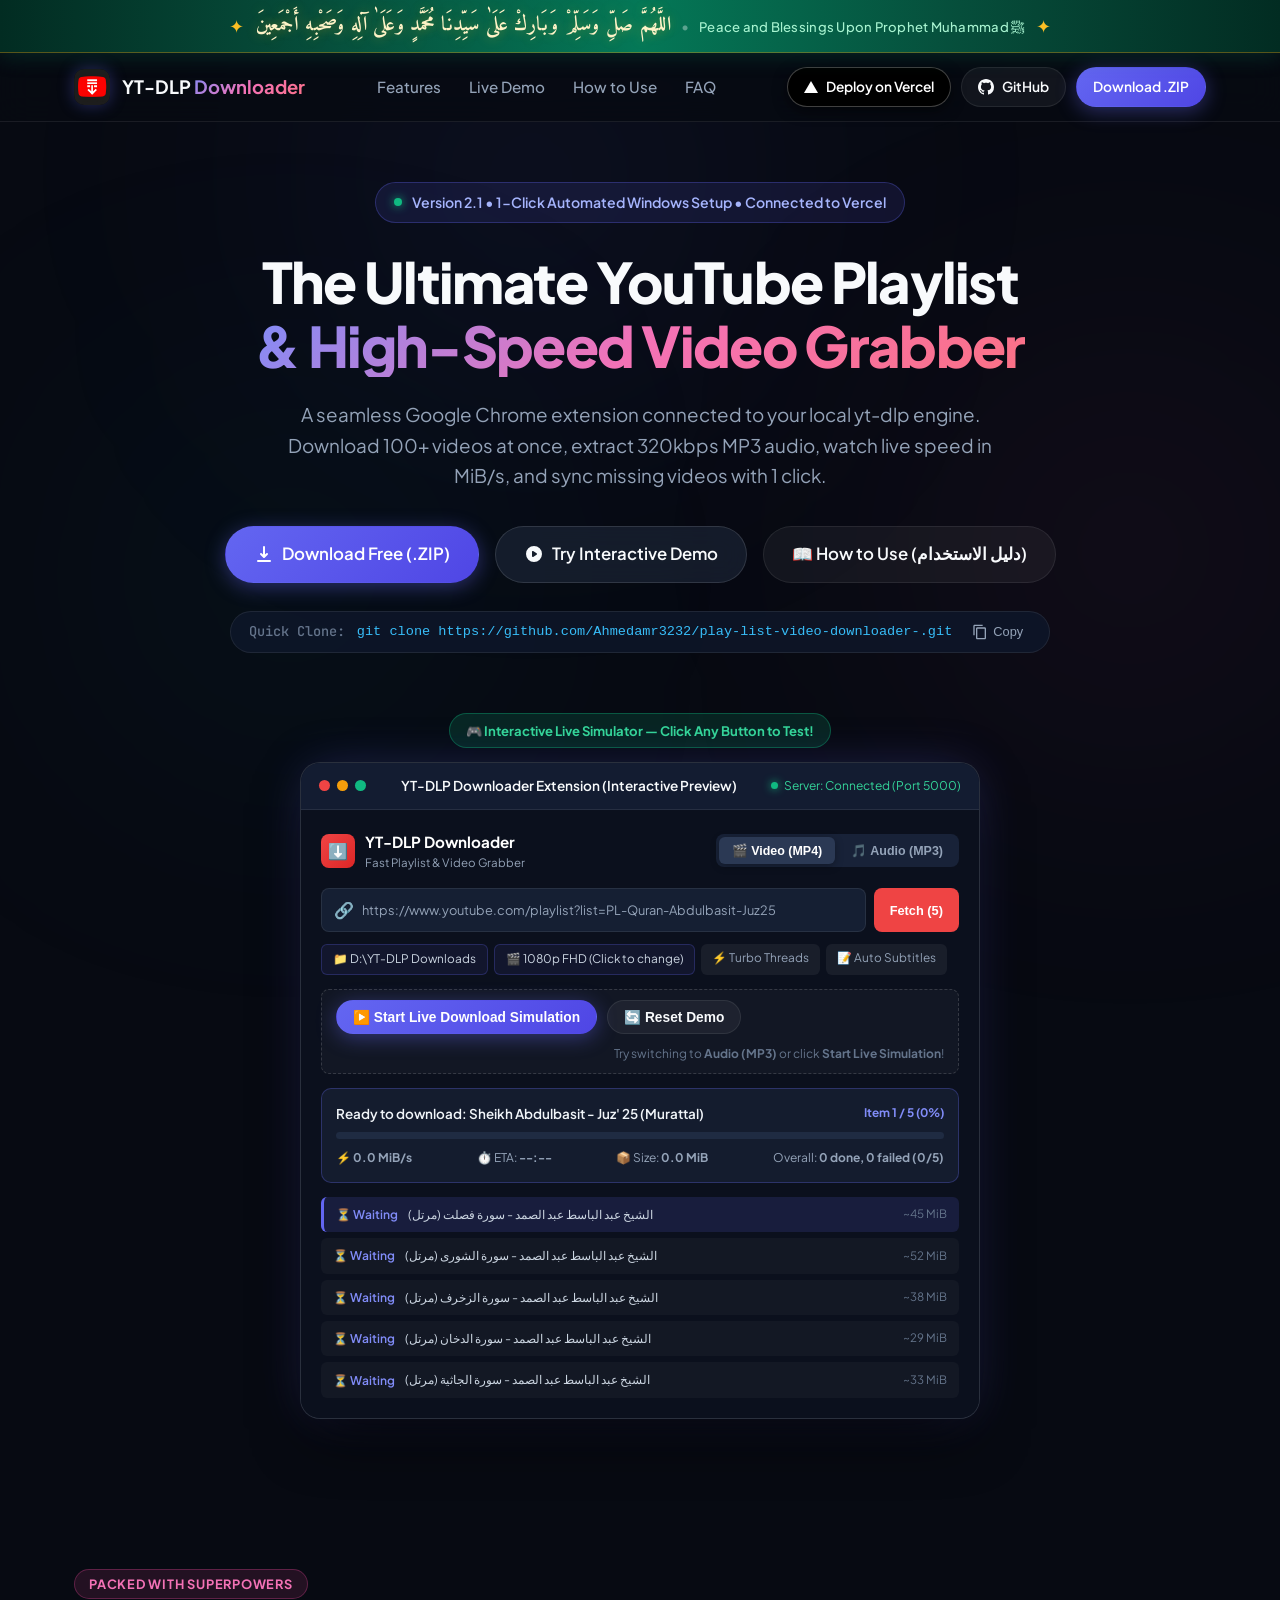
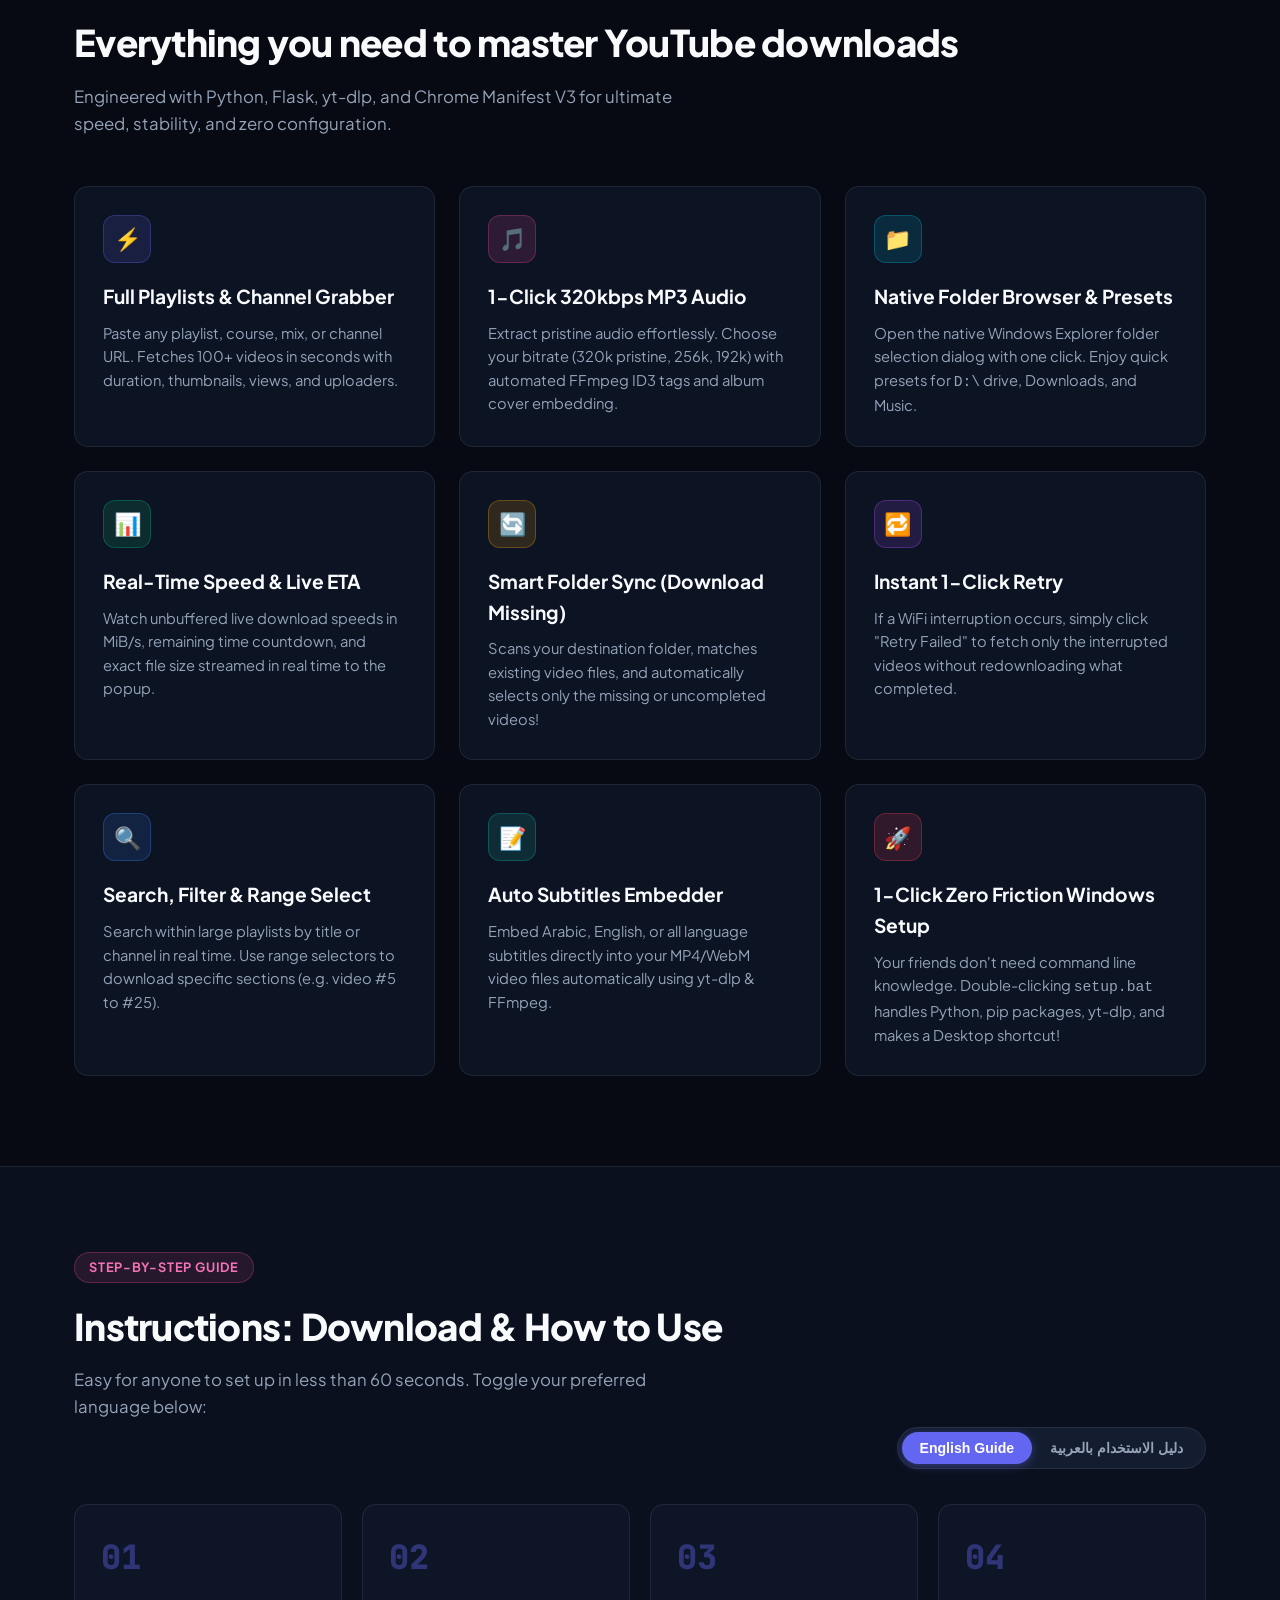
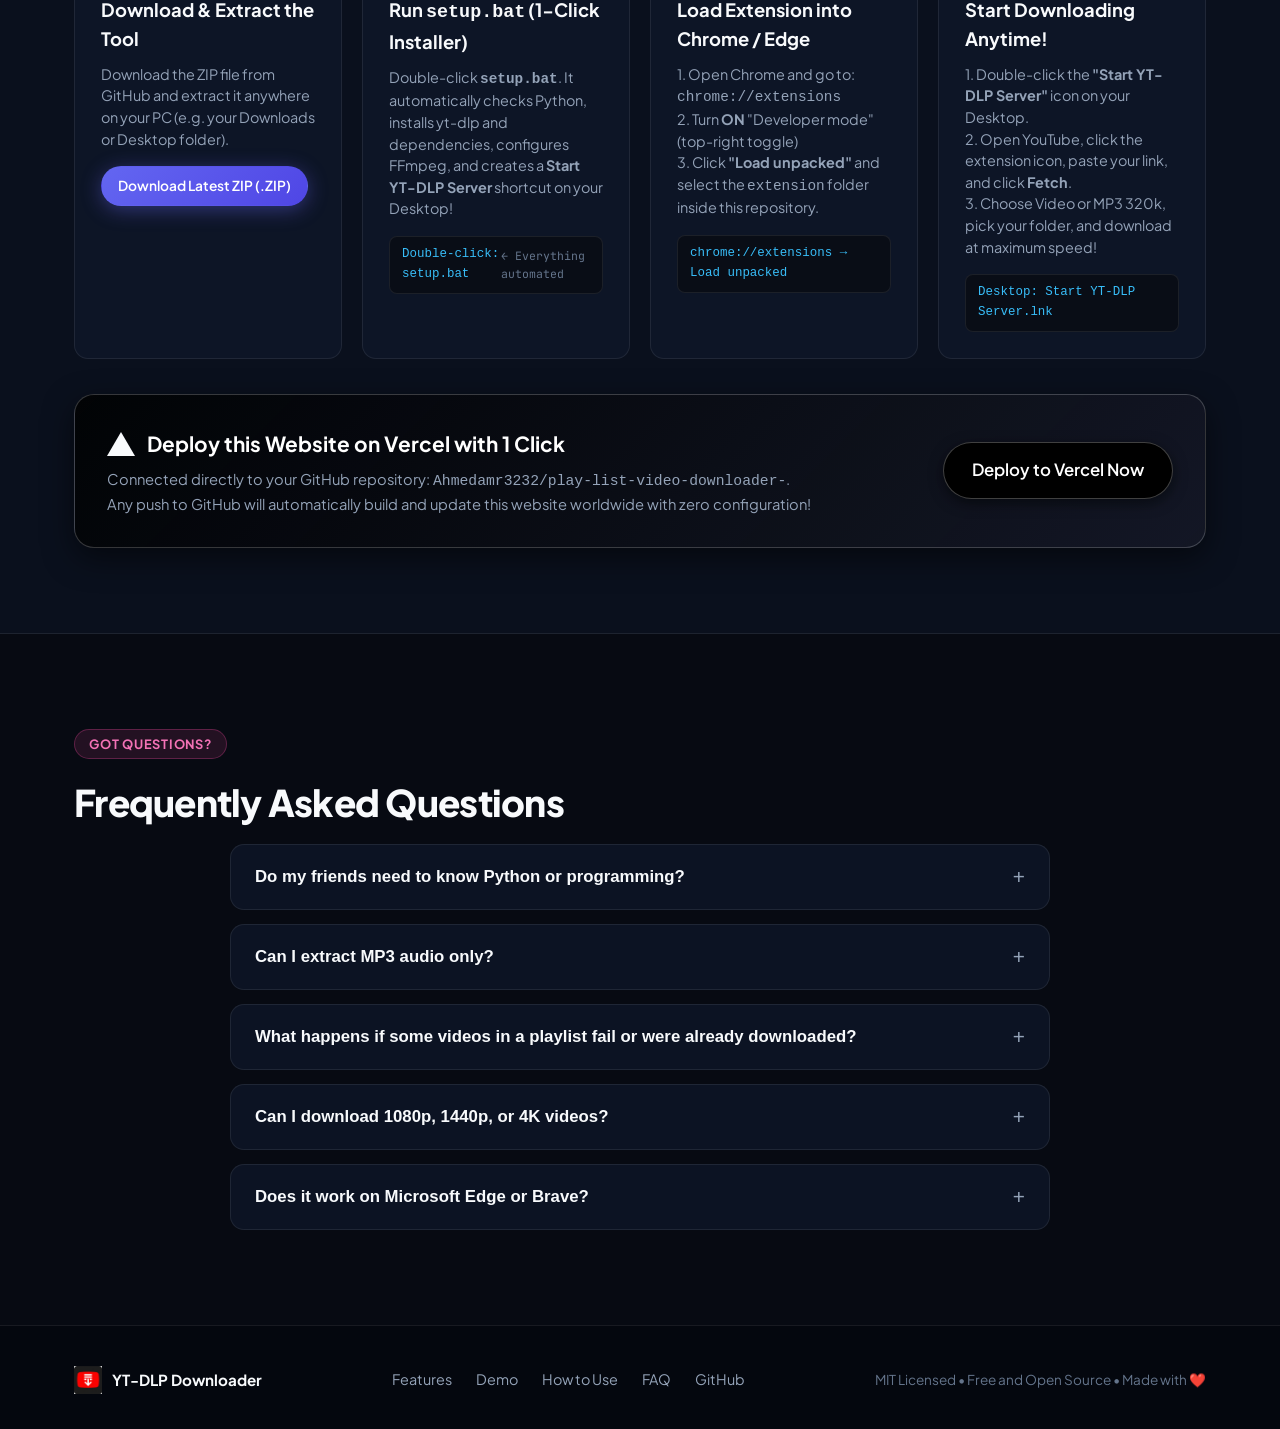
<file: index.html>
<!DOCTYPE html>
<html lang="en">
<head>
  <meta charset="UTF-8">
  <meta http-equiv="refresh" content="0; url=website/index.html">
  <title>YT-DLP Downloader</title>
  <script>window.location.href = "website/index.html";</script>
</head>
<body style="background:#090d16;color:#94a3b8;font-family:sans-serif;display:flex;align-items:center;justify-content:center;height:100vh;margin:0;">
  <p>Redirecting to <a href="website/index.html" style="color:#818cf8;">YT-DLP Downloader Website</a>...</p>
</body>
</html>
</file>
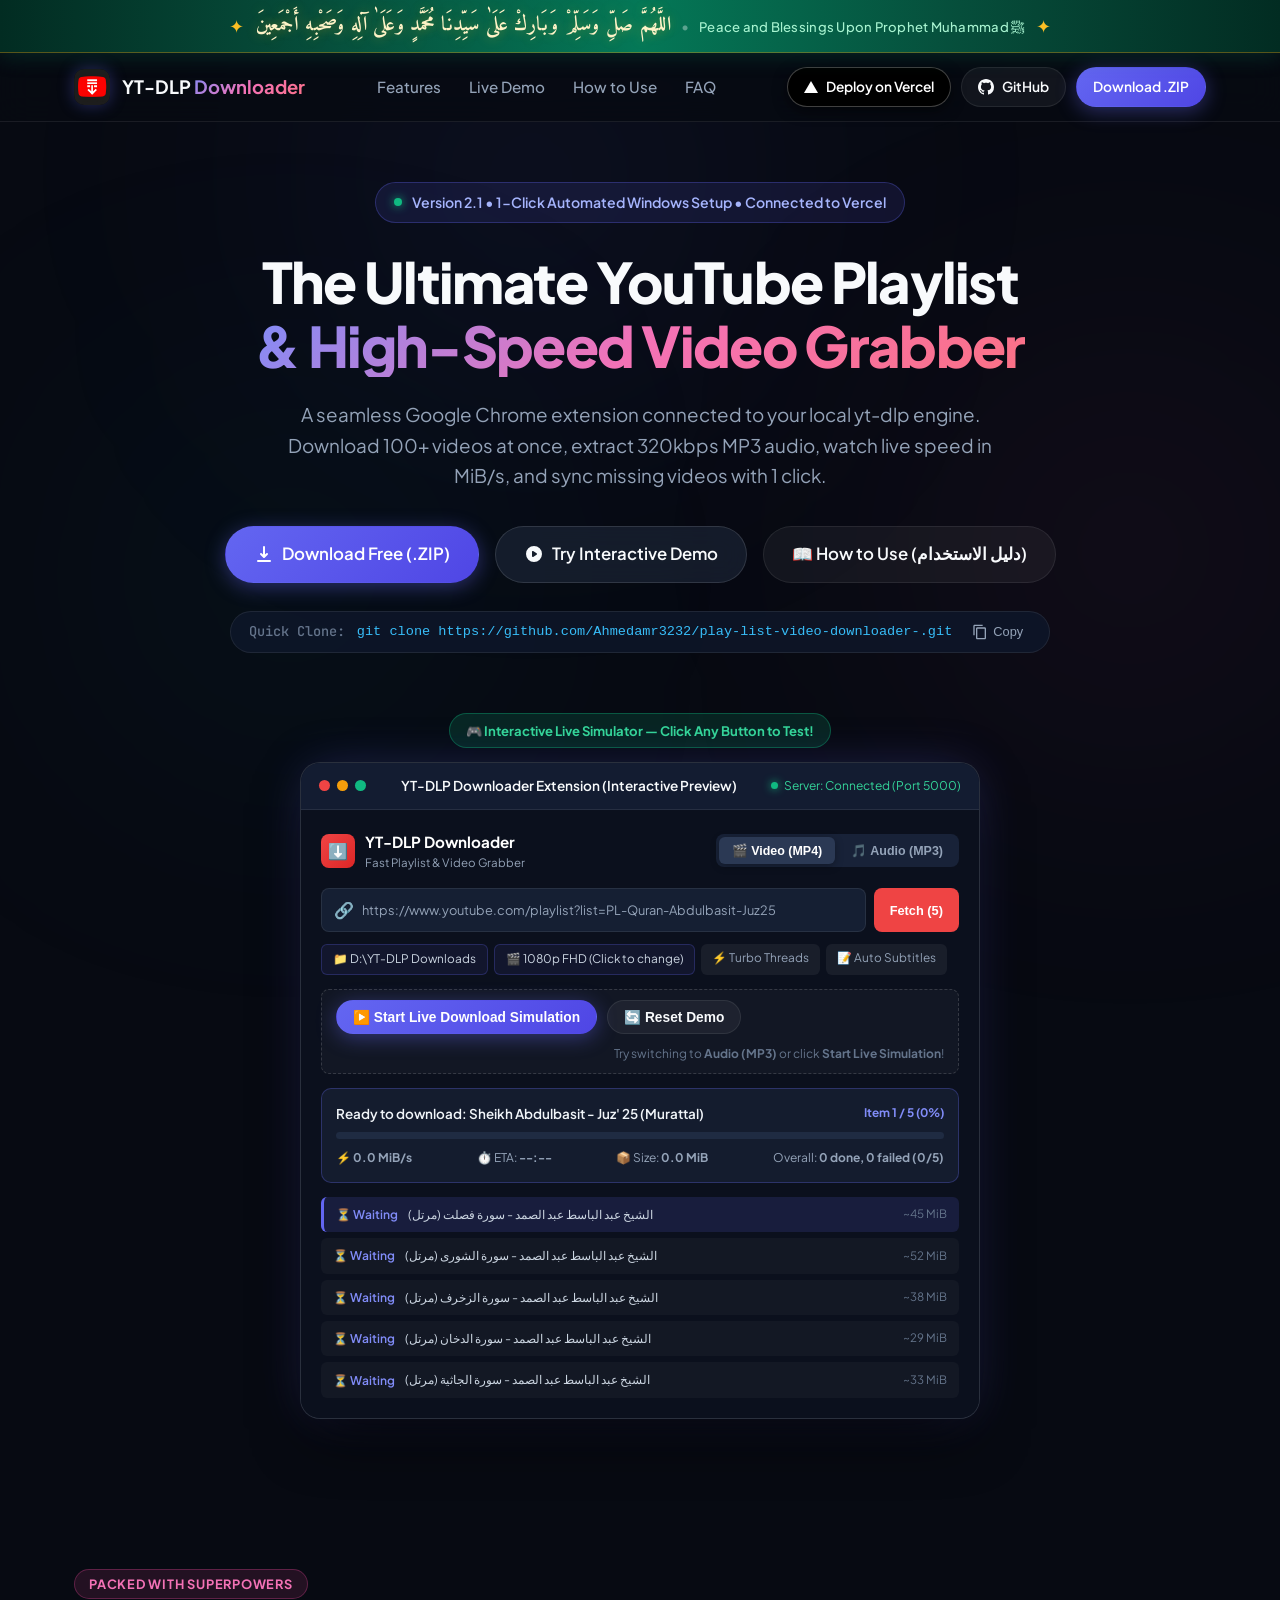
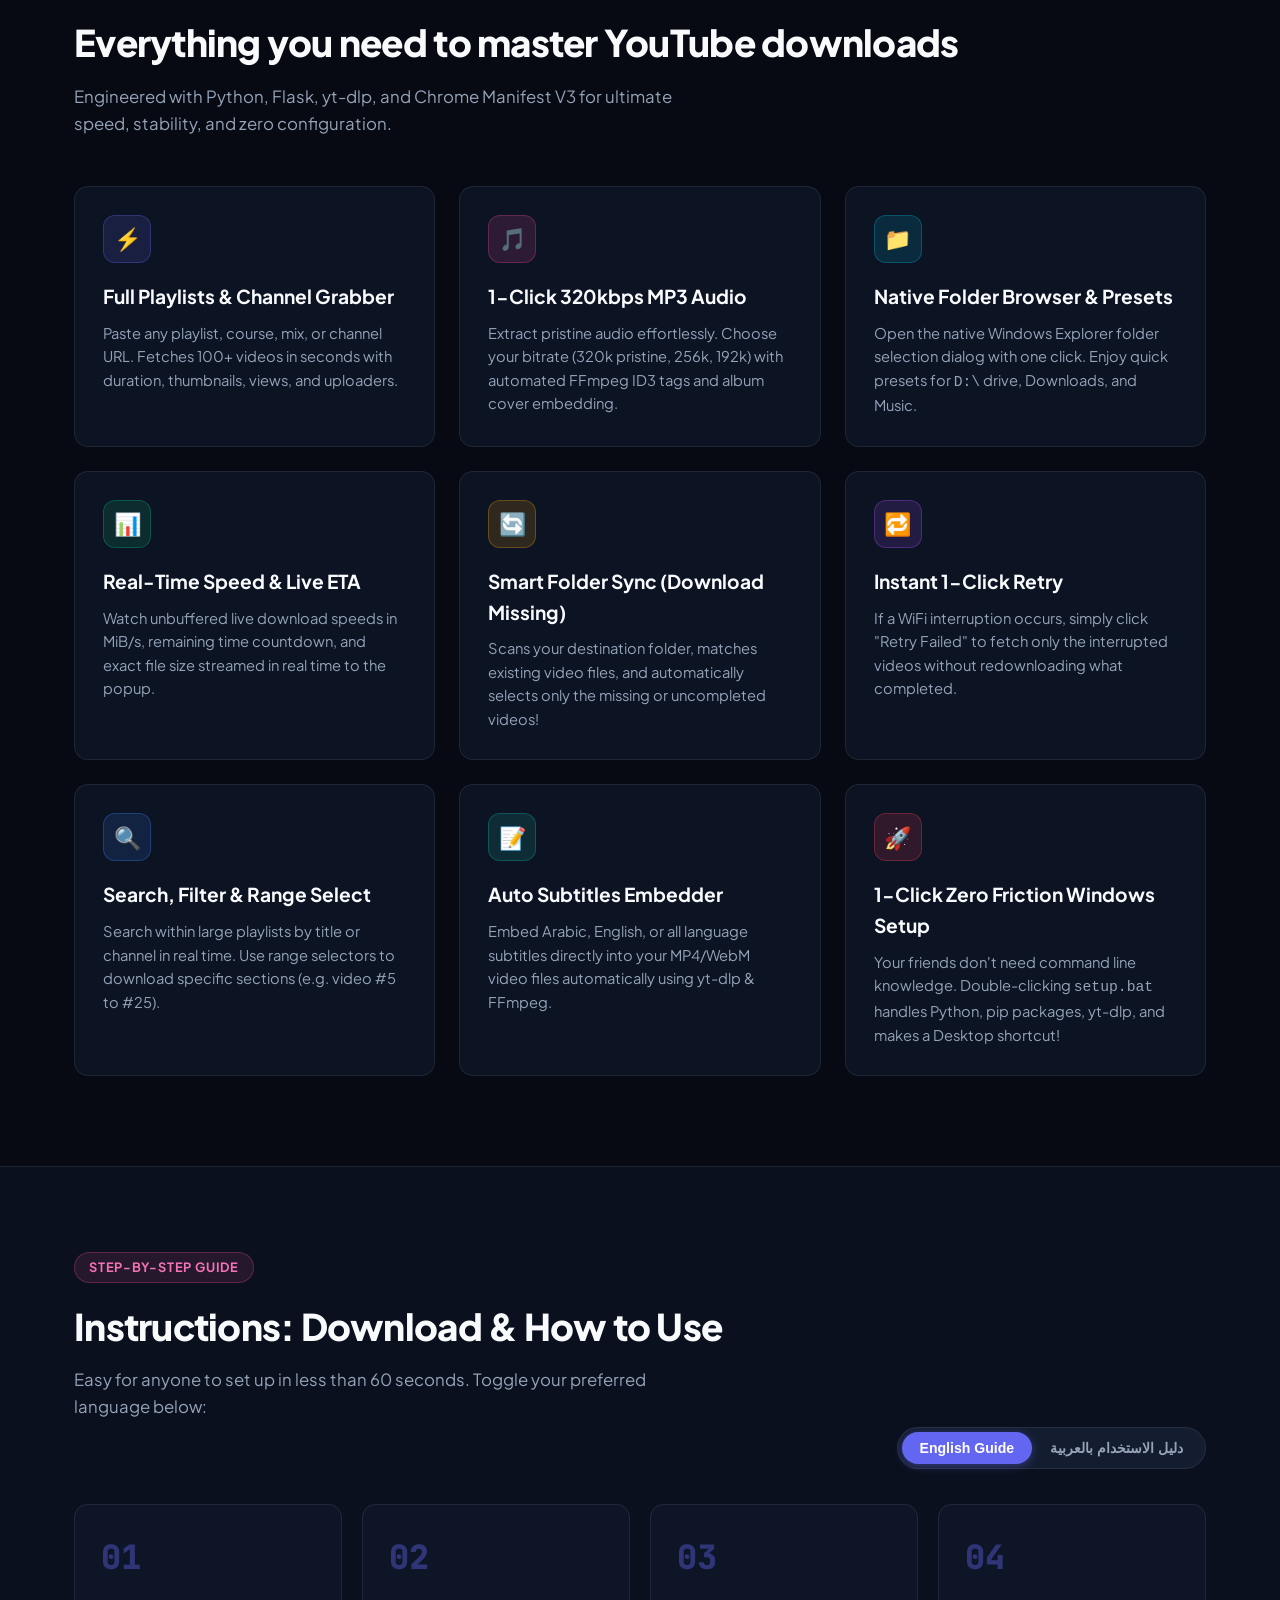
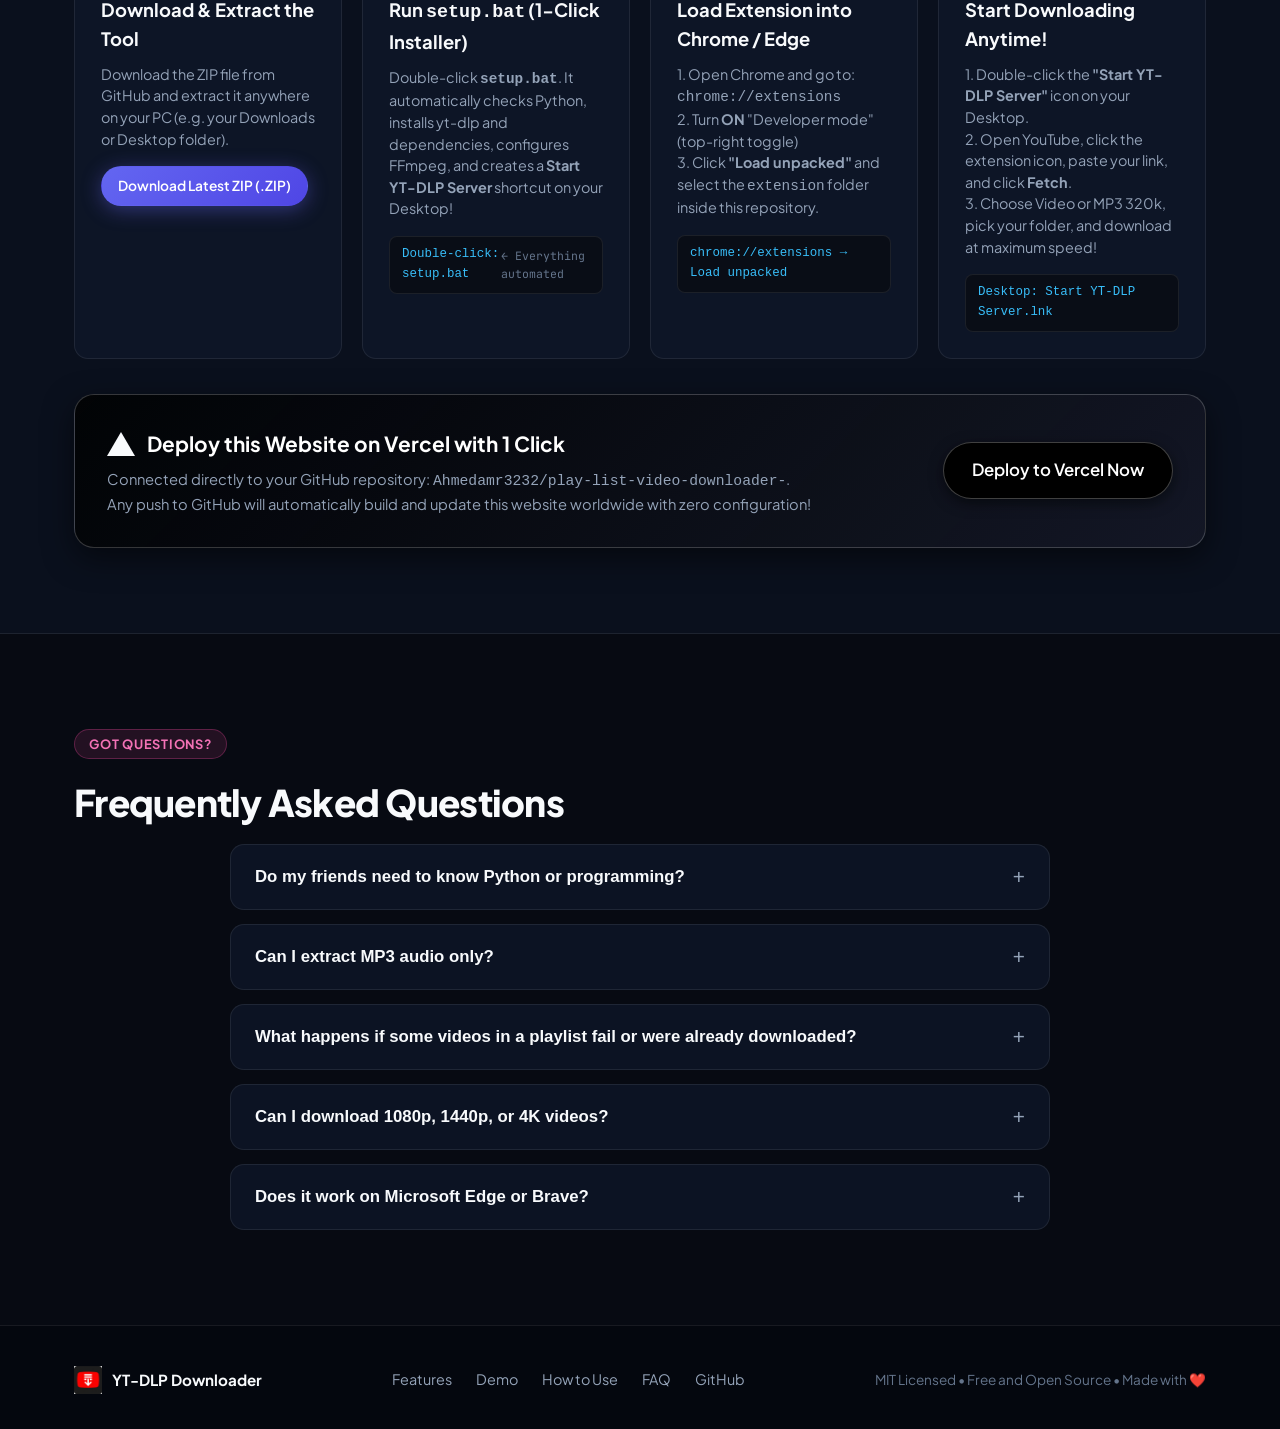
<file: website/index.html>
<!DOCTYPE html>
<html lang="en">
<head>
  <meta charset="UTF-8">
  <meta name="viewport" content="width=device-width, initial-scale=1.0">
  <title>YT-DLP Downloader - Fast YouTube Playlist & Video Grabber</title>
  <meta name="description" content="A powerful Chrome extension connected to yt-dlp. Single-click audio extraction, 4K video quality, live speed indicators, and smart playlist sync.">
  <link rel="icon" type="image/png" href="assets/logo.png">
  <link rel="preconnect" href="https://fonts.googleapis.com">
  <link rel="preconnect" href="https://fonts.gstatic.com" crossorigin>
  <link href="https://fonts.googleapis.com/css2?family=Amiri:wght@700&family=Plus+Jakarta+Sans:wght@400;500;600;700;800&family=JetBrains+Mono:wght@400;500;600&display=swap" rel="stylesheet">
  <link rel="stylesheet" href="style.css">
</head>
<body>

  <!-- Top Salawat Bar (صلِّ على النبي ﷺ) -->
  <aside class="salawat-top-bar" id="salawatBar" aria-label="Blessings upon the Prophet">
    <div class="salawat-container">
      <span class="salawat-star">✦</span>
      <div class="salawat-content">
        <span class="salawat-ar">اللَّهُمَّ صَلِّ وَسَلِّمْ وَبَارِكْ عَلَىٰ سَيِّدِنَا مُحَمَّدٍ وَعَلَىٰ آلِهِ وَصَحْبِهِ أَجْمَعِينَ</span>
        <span class="salawat-separator">•</span>
        <span class="salawat-en">Peace and Blessings Upon Prophet Muhammad ﷺ</span>
      </div>
      <span class="salawat-star">✦</span>
    </div>
  </aside>

  <!-- Background Glow Orbs -->
  <div class="bg-glow bg-glow-1"></div>
  <div class="bg-glow bg-glow-2"></div>
  <div class="bg-glow bg-glow-3"></div>

  <!-- Navigation Bar -->
  <header class="navbar">
    <div class="nav-container">
      <a href="#" class="brand">
        <img src="assets/logo.png" alt="YT-DLP Downloader Logo" class="brand-logo">
        <span class="brand-name">YT-DLP <span class="gradient-text">Downloader</span></span>
      </a>

      <nav class="nav-links">
        <a href="#features">Features</a>
        <a href="#interactive-demo">Live Demo</a>
        <a href="#instructions">How to Use</a>
        <a href="#faq">FAQ</a>
      </nav>

      <div class="nav-actions">
        <!-- Vercel Deploy Button -->
        <a href="https://vercel.com/new/clone?repository-url=https%3A%2F%2Fgithub.com%2FAhmedamr3232%2Fplay-list-video-downloader-" target="_blank" class="btn btn-vercel btn-sm" title="Deploy directly to Vercel with 1 click">
          <svg viewBox="0 0 1155 1000" width="14" height="14" fill="currentColor">
            <path d="m577.3 0 577.4 1000H0z"/>
          </svg>
          <span>Deploy on Vercel</span>
        </a>

        <!-- GitHub Repo Link -->
        <a href="https://github.com/Ahmedamr3232/play-list-video-downloader-" target="_blank" class="btn btn-secondary btn-sm" id="githubRepoLink">
          <svg class="icon" viewBox="0 0 24 24" width="16" height="16" fill="currentColor">
            <path d="M12 0C5.37 0 0 5.37 0 12c0 5.31 3.435 9.795 8.205 11.385.6.105.825-.255.825-.57 0-.285-.015-1.23-.015-2.235-3.015.555-3.795-.735-4.035-1.41-.135-.345-.72-1.41-1.23-1.695-.42-.225-1.02-.78-.015-.795.945-.015 1.62.87 1.845 1.23 1.08 1.815 2.805 1.305 3.495.99.105-.78.42-1.305.765-1.605-2.67-.3-5.46-1.335-5.46-5.925 0-1.305.465-2.385 1.23-3.225-.12-.3-.54-1.53.12-3.18 0 0 1.005-.315 3.3 1.23.96-.27 1.98-.405 3-.405s2.04.135 3 .405c2.295-1.56 3.3-1.23 3.3-1.23.66 1.65.24 2.88.12 3.18.765.84 1.23 1.905 1.23 3.225 0 4.605-2.805 5.625-5.475 5.925.435.375.81 1.095.81 2.22 0 1.605-.015 2.895-.015 3.3 0 .315.225.69.825.57A12.02 12.02 0 0024 12c0-6.63-5.37-12-12-12z"/>
          </svg>
          <span>GitHub</span>
        </a>

        <!-- Download ZIP Button -->
        <a href="https://github.com/Ahmedamr3232/play-list-video-downloader-/archive/refs/heads/main.zip" class="btn btn-primary btn-sm">
          <span>Download .ZIP</span>
        </a>
      </div>
    </div>
  </header>

  <!-- Hero Section -->
  <section class="hero-section">
    <div class="hero-container">
      
      <!-- Release Pill -->
      <div class="hero-badge">
        <span class="badge-dot"></span>
        <span>Version 2.1 • 1-Click Automated Windows Setup • Connected to Vercel</span>
      </div>

      <h1 class="hero-title">
        The Ultimate YouTube Playlist <br>
        <span class="gradient-text">& High-Speed Video Grabber</span>
      </h1>

      <p class="hero-subtitle">
        A seamless Google Chrome extension connected to your local yt-dlp engine. 
        Download 100+ videos at once, extract 320kbps MP3 audio, watch live speed in MiB/s, and sync missing videos with 1 click.
      </p>

      <!-- Hero CTA Buttons -->
      <div class="hero-cta-group">
        <a href="https://github.com/Ahmedamr3232/play-list-video-downloader-/archive/refs/heads/main.zip" class="btn btn-primary btn-lg" id="downloadZipBtn">
          <svg viewBox="0 0 20 20" fill="currentColor" width="20" height="20">
            <path fill-rule="evenodd" d="M3 17a1 1 0 011-1h12a1 1 0 110 2H4a1 1 0 01-1-1zm3.293-7.707a1 1 0 011.414 0L9 10.586V3a1 1 0 112 0v7.586l1.293-1.293a1 1 0 111.414 1.414l-3 3a1 1 0 01-1.414 0l-3-3a1 1 0 010-1.414z" clip-rule="evenodd" />
          </svg>
          <span>Download Free (.ZIP)</span>
        </a>

        <a href="#interactive-demo" class="btn btn-glass btn-lg">
          <svg viewBox="0 0 20 20" fill="currentColor" width="20" height="20">
            <path fill-rule="evenodd" d="M10 18a8 8 0 100-16 8 8 0 000 16zM9.555 7.168A1 1 0 008 8v4a1 1 0 001.555.832l3-2a1 1 0 000-1.664l-3-2z" clip-rule="evenodd"/>
          </svg>
          <span>Try Interactive Demo</span>
        </a>

        <a href="#instructions" class="btn btn-secondary btn-lg">
          <span>📖 How to Use (دليل الاستخدام)</span>
        </a>
      </div>

      <!-- Quick Clone Bar -->
      <div class="quick-cmd-box">
        <div class="quick-cmd-label">Quick Clone:</div>
        <code id="cloneCmd">git clone https://github.com/Ahmedamr3232/play-list-video-downloader-.git</code>
        <button class="copy-btn" onclick="copyText('cloneCmd', this)" title="Copy Command">
          <svg viewBox="0 0 24 24" width="16" height="16" fill="currentColor"><path d="M16 1H4c-1.1 0-2 .9-2 2v14h2V3h12V1zm3 4H8c-1.1 0-2 .9-2 2v14c0 1.1.9 2 2 2h11c1.1 0 2-.9 2-2V7c0-1.1-.9-2-2-2zm0 16H8V7h11v14z"/></svg>
          <span>Copy</span>
        </button>
      </div>

      <!-- Interactive Live Simulation Widget -->
      <div class="interactive-container" id="interactive-demo">
        <div class="demo-badge">🎮 Interactive Live Simulator — Click Any Button to Test!</div>
        
        <div class="mockup-frame">
          <!-- Frame Header -->
          <div class="mockup-header">
            <div class="frame-dots">
              <span class="dot dot-red"></span>
              <span class="dot dot-yellow"></span>
              <span class="dot dot-green"></span>
            </div>
            <div class="frame-title">YT-DLP Downloader Extension (Interactive Preview)</div>
            <div class="frame-status">
              <span class="server-status-dot"></span>
              <span id="demoServerStatus">Server: Connected (Port 5000)</span>
            </div>
          </div>

          <!-- Interactive Simulator Body -->
          <div class="mockup-content">
            <div class="extension-sim">
              
              <!-- Sim Top Header -->
              <div class="sim-top">
                <div class="sim-logo-group">
                  <div class="sim-icon-box">⬇️</div>
                  <div>
                    <div class="sim-brand">YT-DLP Downloader</div>
                    <div class="sim-tagline">Fast Playlist & Video Grabber</div>
                  </div>
                </div>

                <!-- Format Switcher Tabs -->
                <div class="sim-tabs">
                  <button class="sim-tab active" id="simTabVideo" onclick="setSimFormat('video')">🎬 Video (MP4)</button>
                  <button class="sim-tab" id="simTabAudio" onclick="setSimFormat('audio')">🎵 Audio (MP3)</button>
                </div>
              </div>

              <!-- Sim URL Input Row -->
              <div class="sim-input-row">
                <div class="sim-input">
                  <span class="sim-input-icon">🔗</span>
                  <input type="text" id="demoUrlInput" class="sim-input-field" value="https://www.youtube.com/playlist?list=PL-Quran-Abdulbasit-Juz25" readonly>
                </div>
                <button class="sim-fetch-btn" id="demoFetchBtn" onclick="triggerSimFetch()">Fetch (5)</button>
              </div>

              <!-- Options & Folder Chips -->
              <div class="sim-options-bar">
                <span class="sim-chip interactive" onclick="changeSimFolder()">📁 <span id="demoFolderText">D:\YT-DLP Downloads</span></span>
                <span class="sim-chip interactive" id="simFormatChip" onclick="cycleQuality()">🎬 1080p FHD (Click to change)</span>
                <span class="sim-chip">⚡ Turbo Threads</span>
                <span class="sim-chip">📝 Auto Subtitles</span>
              </div>

              <!-- Simulator Action Bar -->
              <div class="sim-controller-bar">
                <button class="btn btn-primary btn-sm" id="simActionBtn" onclick="startOrStopSimDownload()">
                  ▶️ Start Live Download Simulation
                </button>
                <button class="btn btn-secondary btn-sm" onclick="resetSimDemo()">
                  🔄 Reset Demo
                </button>
                <span class="sim-hint">Try switching to <strong>Audio (MP3)</strong> or click <strong>Start Live Simulation</strong>!</span>
              </div>

              <!-- Active Download Progress Card -->
              <div class="sim-active-card">
                <div class="sim-active-header">
                  <div class="sim-active-title" id="simActiveTitle">
                    Ready to download: Sheikh Abdulbasit - Juz' 25 (Murattal)
                  </div>
                  <div class="sim-active-badge" id="simActiveBadge">Item 1 / 5 (0%)</div>
                </div>

                <div class="sim-progress-track">
                  <div class="sim-progress-fill" id="simProgressFill" style="width: 0%;"></div>
                </div>

                <div class="sim-stats-row">
                  <span class="sim-stat">⚡ <strong id="simSpeed">0.0 MiB/s</strong></span>
                  <span class="sim-stat">⏱️ ETA: <strong id="simEta">--:--</strong></span>
                  <span class="sim-stat">📦 Size: <strong id="simSize">0.0 MiB</strong></span>
                  <span class="sim-stat">Overall: <strong id="simOverallStats">0 done, 0 failed (0/5)</strong></span>
                </div>
              </div>

              <!-- Video Queue List -->
              <div class="sim-queue" id="simQueue">
                <div class="sim-queue-item active" id="queue-item-1">
                  <span class="q-icon" id="q-icon-1">⏳ Waiting</span>
                  <span class="q-title">الشيخ عبد الباسط عبد الصمد - سورة فصلت (مرتل)</span>
                  <span class="q-size">~45 MiB</span>
                </div>
                <div class="sim-queue-item" id="queue-item-2">
                  <span class="q-icon" id="q-icon-2">⏳ Waiting</span>
                  <span class="q-title">الشيخ عبد الباسط عبد الصمد - سورة الشورى (مرتل)</span>
                  <span class="q-size">~52 MiB</span>
                </div>
                <div class="sim-queue-item" id="queue-item-3">
                  <span class="q-icon" id="q-icon-3">⏳ Waiting</span>
                  <span class="q-title">الشيخ عبد الباسط عبد الصمد - سورة الزخرف (مرتل)</span>
                  <span class="q-size">~38 MiB</span>
                </div>
                <div class="sim-queue-item" id="queue-item-4">
                  <span class="q-icon" id="q-icon-4">⏳ Waiting</span>
                  <span class="q-title">الشيخ عبد الباسط عبد الصمد - سورة الدخان (مرتل)</span>
                  <span class="q-size">~29 MiB</span>
                </div>
                <div class="sim-queue-item" id="queue-item-5">
                  <span class="q-icon" id="q-icon-5">⏳ Waiting</span>
                  <span class="q-title">الشيخ عبد الباسط عبد الصمد - سورة الجاثية (مرتل)</span>
                  <span class="q-size">~33 MiB</span>
                </div>
              </div>

            </div>
          </div>
        </div>
      </div>

    </div>
  </section>

  <!-- Complete Features Grid -->
  <section class="features-section" id="features">
    <div class="container">
      <div class="section-badge">Packed with Superpowers</div>
      <h2 class="section-title">Everything you need to master YouTube downloads</h2>
      <p class="section-subtitle">
        Engineered with Python, Flask, yt-dlp, and Chrome Manifest V3 for ultimate speed, stability, and zero configuration.
      </p>

      <div class="features-grid">
        <!-- Feature 1 -->
        <div class="feature-card">
          <div class="feature-icon bg-indigo">⚡</div>
          <h3>Full Playlists & Channel Grabber</h3>
          <p>
            Paste any playlist, course, mix, or channel URL. Fetches 100+ videos in seconds with duration, thumbnails, views, and uploaders.
          </p>
        </div>

        <!-- Feature 2 -->
        <div class="feature-card">
          <div class="feature-icon bg-pink">🎵</div>
          <h3>1-Click 320kbps MP3 Audio</h3>
          <p>
            Extract pristine audio effortlessly. Choose your bitrate (320k pristine, 256k, 192k) with automated FFmpeg ID3 tags and album cover embedding.
          </p>
        </div>

        <!-- Feature 3 -->
        <div class="feature-card">
          <div class="feature-icon bg-cyan">📁</div>
          <h3>Native Folder Browser & Presets</h3>
          <p>
            Open the native Windows Explorer folder selection dialog with one click. Enjoy quick presets for <code>D:\</code> drive, Downloads, and Music.
          </p>
        </div>

        <!-- Feature 4 -->
        <div class="feature-card">
          <div class="feature-icon bg-emerald">📊</div>
          <h3>Real-Time Speed & Live ETA</h3>
          <p>
            Watch unbuffered live download speeds in MiB/s, remaining time countdown, and exact file size streamed in real time to the popup.
          </p>
        </div>

        <!-- Feature 5 -->
        <div class="feature-card">
          <div class="feature-icon bg-amber">🔄</div>
          <h3>Smart Folder Sync (Download Missing)</h3>
          <p>
            Scans your destination folder, matches existing video files, and automatically selects only the missing or uncompleted videos!
          </p>
        </div>

        <!-- Feature 6 -->
        <div class="feature-card">
          <div class="feature-icon bg-purple">🔁</div>
          <h3>Instant 1-Click Retry</h3>
          <p>
            If a WiFi interruption occurs, simply click "Retry Failed" to fetch only the interrupted videos without redownloading what completed.
          </p>
        </div>

        <!-- Feature 7 -->
        <div class="feature-card">
          <div class="feature-icon bg-blue">🔍</div>
          <h3>Search, Filter & Range Select</h3>
          <p>
            Search within large playlists by title or channel in real time. Use range selectors to download specific sections (e.g. video #5 to #25).
          </p>
        </div>

        <!-- Feature 8 -->
        <div class="feature-card">
          <div class="feature-icon bg-teal">📝</div>
          <h3>Auto Subtitles Embedder</h3>
          <p>
            Embed Arabic, English, or all language subtitles directly into your MP4/WebM video files automatically using yt-dlp & FFmpeg.
          </p>
        </div>

        <!-- Feature 9 -->
        <div class="feature-card">
          <div class="feature-icon bg-rose">🚀</div>
          <h3>1-Click Zero Friction Windows Setup</h3>
          <p>
            Your friends don't need command line knowledge. Double-clicking <code>setup.bat</code> handles Python, pip packages, yt-dlp, and makes a Desktop shortcut!
          </p>
        </div>
      </div>
    </div>
  </section>

  <!-- Complete Instructions & How to Use (Dual Language) -->
  <section class="instructions-section" id="instructions">
    <div class="container">
      
      <div class="instructions-header">
        <div>
          <div class="section-badge">Step-by-Step Guide</div>
          <h2 class="section-title">Instructions: Download & How to Use</h2>
          <p class="section-subtitle">
            Easy for anyone to set up in less than 60 seconds. Toggle your preferred language below:
          </p>
        </div>

        <!-- Language Switcher -->
        <div class="lang-toggle-box">
          <button class="lang-btn active" id="btnLangEn" onclick="switchInstructionsLang('en')">English Guide</button>
          <button class="lang-btn" id="btnLangAr" onclick="switchInstructionsLang('ar')">دليل الاستخدام بالعربية</button>
        </div>
      </div>

      <!-- English Guide -->
      <div class="guide-container" id="guideEn">
        <div class="setup-steps">
          
          <!-- Step 1 -->
          <div class="step-card">
            <div class="step-number">01</div>
            <div class="step-content">
              <h3>Download & Extract the Tool</h3>
              <p>
                Download the ZIP file from GitHub and extract it anywhere on your PC (e.g. your Downloads or Desktop folder).
              </p>
              <div class="step-action">
                <a href="https://github.com/Ahmedamr3232/play-list-video-downloader-/archive/refs/heads/main.zip" class="btn btn-primary btn-sm">
                  Download Latest ZIP (.ZIP)
                </a>
              </div>
            </div>
          </div>

          <!-- Step 2 -->
          <div class="step-card">
            <div class="step-number">02</div>
            <div class="step-content">
              <h3>Run <code>setup.bat</code> (1-Click Installer)</h3>
              <p>
                Double-click <strong><code>setup.bat</code></strong>. It automatically checks Python, installs yt-dlp and dependencies, configures FFmpeg, and creates a <strong>Start YT-DLP Server</strong> shortcut on your Desktop!
              </p>
              <div class="step-code">
                <code>Double-click: setup.bat</code>
                <span class="code-comment">← Everything automated</span>
              </div>
            </div>
          </div>

          <!-- Step 3 -->
          <div class="step-card">
            <div class="step-number">03</div>
            <div class="step-content">
              <h3>Load Extension into Chrome / Edge</h3>
              <p>
                1. Open Chrome and go to: <code>chrome://extensions</code><br>
                2. Turn <strong>ON</strong> "Developer mode" (top-right toggle)<br>
                3. Click <strong>"Load unpacked"</strong> and select the <code>extension</code> folder inside this repository.
              </p>
              <div class="step-code">
                <code>chrome://extensions &rarr; Load unpacked</code>
              </div>
            </div>
          </div>

          <!-- Step 4 -->
          <div class="step-card">
            <div class="step-number">04</div>
            <div class="step-content">
              <h3>Start Downloading Anytime!</h3>
              <p>
                1. Double-click the <strong>"Start YT-DLP Server"</strong> icon on your Desktop.<br>
                2. Open YouTube, click the extension icon, paste your link, and click <strong>Fetch</strong>.<br>
                3. Choose Video or MP3 320k, pick your folder, and download at maximum speed!
              </p>
              <div class="step-code">
                <code>Desktop: Start YT-DLP Server.lnk</code>
              </div>
            </div>
          </div>

        </div>
      </div>

      <!-- Arabic Guide -->
      <div class="guide-container hidden" id="guideAr" dir="rtl">
        <div class="setup-steps">
          
          <!-- الخطوة 1 -->
          <div class="step-card">
            <div class="step-number">٠١</div>
            <div class="step-content">
              <h3>تحميل الملف وفك الضغط</h3>
              <p>
                حمّل ملف المشروع بصيغة ZIP من الزر أدناه وفك الضغط عنه في أي مكان على جهازك (مجلد التنزيلات أو سطح المكتب).
              </p>
              <div class="step-action">
                <a href="https://github.com/Ahmedamr3232/play-list-video-downloader-/archive/refs/heads/main.zip" class="btn btn-primary btn-sm">
                  تحميل الملف المباشر (.ZIP)
                </a>
              </div>
            </div>
          </div>

          <!-- الخطوة 2 -->
          <div class="step-card">
            <div class="step-number">٠٢</div>
            <div class="step-content">
              <h3>تشغيل ملف <code>setup.bat</code> بضغطة زر</h3>
              <p>
                اضغط مرتين على <strong><code>setup.bat</code></strong>. سيقوم البرنامج بفحص بايثون، وتثبيت yt-dlp ومكتبات الصوت، وتجهيز FFmpeg، وصنع اختصار جاهز على سطح المكتب باسم <strong>Start YT-DLP Server</strong>!
              </p>
              <div class="step-code">
                <code>اضغط مرتين على: setup.bat</code>
                <span class="code-comment">← كل شيء يتم تلقائياً</span>
              </div>
            </div>
          </div>

          <!-- الخطوة 3 -->
          <div class="step-card">
            <div class="step-number">٠٣</div>
            <div class="step-content">
              <h3>تثبيت الإضافة في متصفح كروم أو إيدج</h3>
              <p>
                ١. افتح كروم واكتب في شريط العناوين: <code>chrome://extensions</code><br>
                ٢. فعّل خيار <strong>وضع مطور البرامج (Developer mode)</strong> في الأعلى.<br>
                ٣. اضغط على زر <strong>تحميل إضافة مفكوكة (Load unpacked)</strong> واختر مجلد <code>extension</code>.
              </p>
              <div class="step-code">
                <code>chrome://extensions &larr; Load unpacked</code>
              </div>
            </div>
          </div>

          <!-- الخطوة 4 -->
          <div class="step-card">
            <div class="step-number">٠٤</div>
            <div class="step-content">
              <h3>طريقة التحميل اليومية</h3>
              <p>
                ١. اضغط على أيقونة <strong>Start YT-DLP Server</strong> الموجودة على سطح المكتب.<br>
                ٢. ادخل على يوتيوب وافتح أي قائمة تشغيل أو فيديو.<br>
                ٣. اضغط على أيقونة الإضافة، ثم <strong>Fetch</strong>، واختر صيغة MP4 أو MP3 بجودة 320k وابدأ التحميل بأقصى سرعة!
              </p>
              <div class="step-code">
                <code>سطح المكتب: Start YT-DLP Server.lnk</code>
              </div>
            </div>
          </div>

        </div>
      </div>

      <!-- Vercel Deployment Guide Box -->
      <div class="vercel-box">
        <div class="vercel-content">
          <div class="vercel-title-row">
            <svg viewBox="0 0 1155 1000" width="28" height="28" fill="currentColor">
              <path d="m577.3 0 577.4 1000H0z"/>
            </svg>
            <h3>Deploy this Website on Vercel with 1 Click</h3>
          </div>
          <p>
            Connected directly to your GitHub repository: <code>Ahmedamr3232/play-list-video-downloader-</code>.<br>
            Any push to GitHub will automatically build and update this website worldwide with zero configuration!
          </p>
        </div>
        <div class="vercel-action">
          <a href="https://vercel.com/new/clone?repository-url=https%3A%2F%2Fgithub.com%2FAhmedamr3232%2Fplay-list-video-downloader-" target="_blank" class="btn btn-vercel btn-lg">
            <span>Deploy to Vercel Now</span>
          </a>
        </div>
      </div>

    </div>
  </section>

  <!-- FAQ Section -->
  <section class="faq-section" id="faq">
    <div class="container">
      <div class="section-badge">Got Questions?</div>
      <h2 class="section-title">Frequently Asked Questions</h2>

      <div class="faq-accordion">
        <div class="faq-item">
          <button class="faq-question">
            <span>Do my friends need to know Python or programming?</span>
            <span class="faq-icon">+</span>
          </button>
          <div class="faq-answer">
            <p>
              Not at all! Running <code>setup.bat</code> does everything automatically: installs the required packages, configures yt-dlp, sets up FFmpeg, and creates a ready-to-use shortcut on their Desktop.
            </p>
          </div>
        </div>

        <div class="faq-item">
          <button class="faq-question">
            <span>Can I extract MP3 audio only?</span>
            <span class="faq-icon">+</span>
          </button>
          <div class="faq-answer">
            <p>
              Yes! Switch the format to <strong>Audio (MP3)</strong> in the popup. You can choose 320kbps (pristine quality), 256kbps, or 192kbps. The tool uses FFmpeg to extract high-fidelity audio with embedded album covers directly.
            </p>
          </div>
        </div>

        <div class="faq-item">
          <button class="faq-question">
            <span>What happens if some videos in a playlist fail or were already downloaded?</span>
            <span class="faq-icon">+</span>
          </button>
          <div class="faq-answer">
            <p>
              The tool automatically detects videos already saved in your chosen folder and skips them instantly. If any videos fail due to connection issues, simply click the <strong>Retry Failed</strong> or <strong>Select Missing</strong> button to fetch only what's missing!
            </p>
          </div>
        </div>

        <div class="faq-item">
          <button class="faq-question">
            <span>Can I download 1080p, 1440p, or 4K videos?</span>
            <span class="faq-icon">+</span>
          </button>
          <div class="faq-answer">
            <p>
              Yes! The <strong>Best Available</strong> quality setting automatically grabs the maximum resolution offered by YouTube, including 1080p 60fps and 4K, merging the highest-quality video and audio streams seamlessly.
            </p>
          </div>
        </div>

        <div class="faq-item">
          <button class="faq-question">
            <span>Does it work on Microsoft Edge or Brave?</span>
            <span class="faq-icon">+</span>
          </button>
          <div class="faq-answer">
            <p>
              Yes! Any Chromium-based browser (Google Chrome, Microsoft Edge, Brave, Opera, Vivaldi) supports loading unpacked Manifest V3 extensions without modification.
            </p>
          </div>
        </div>
      </div>
    </div>
  </section>

  <!-- Footer -->
  <footer class="footer">
    <div class="container footer-container">
      <div class="footer-brand">
        <img src="assets/logo.png" alt="Logo" width="28" height="28">
        <span>YT-DLP Downloader</span>
      </div>
      <div class="footer-links">
        <a href="#features">Features</a>
        <a href="#interactive-demo">Demo</a>
        <a href="#instructions">How to Use</a>
        <a href="#faq">FAQ</a>
        <a href="https://github.com/Ahmedamr3232/play-list-video-downloader-" target="_blank" id="footerGithubLink">GitHub</a>
      </div>
      <div class="footer-copy">
        MIT Licensed • Free and Open Source • Made with ❤️
      </div>
    </div>
  </footer>

  <!-- Toast Notification -->
  <div class="toast" id="toast">Copied to clipboard!</div>

  <script src="app.js"></script>
</body>
</html>
</file>
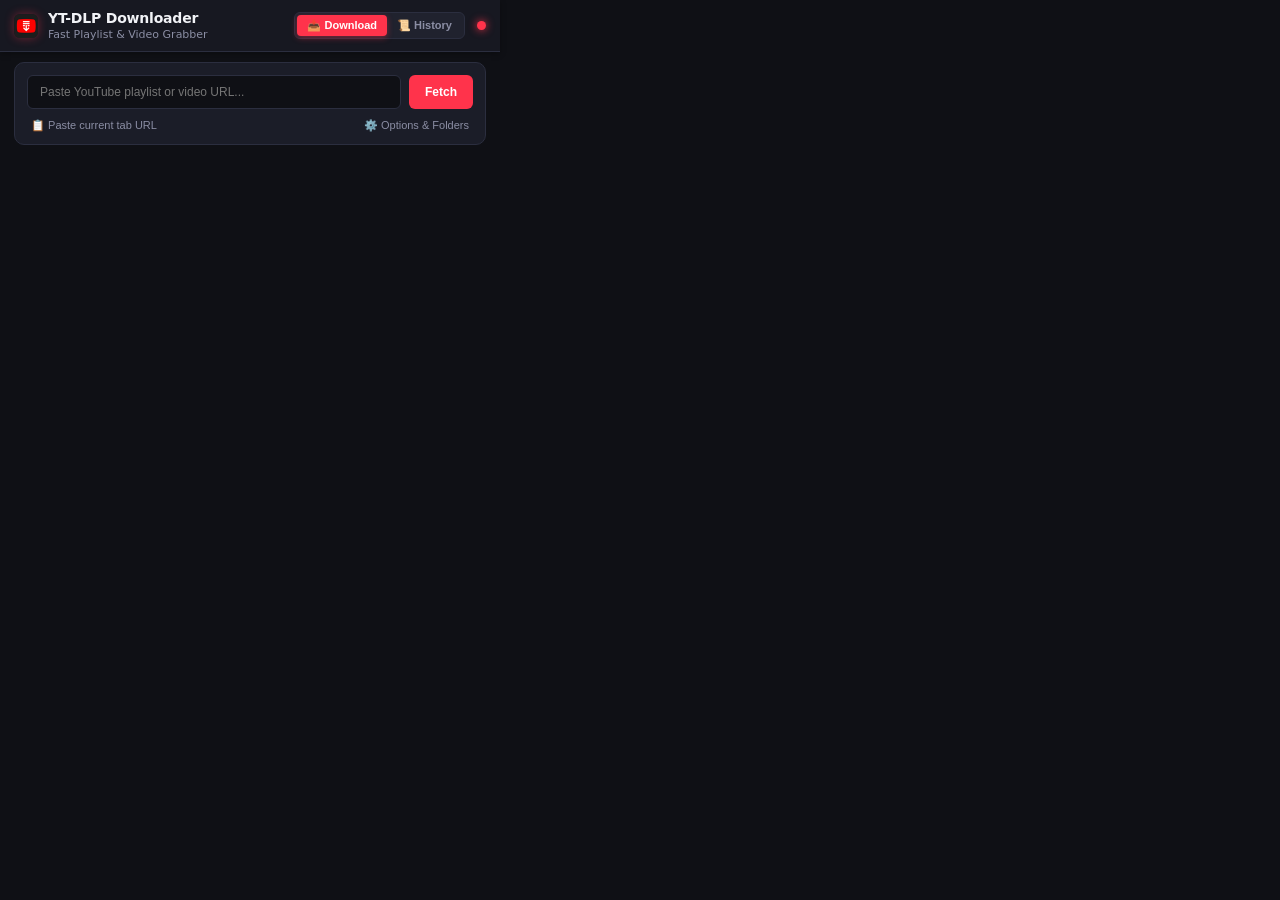
<file: extension/popup.html>
<!DOCTYPE html>
<html lang="en">
<head>
  <meta charset="UTF-8">
  <meta name="viewport" content="width=device-width, initial-scale=1.0">
  <title>YT-DLP Playlist Downloader</title>
  <link rel="stylesheet" href="popup.css">
</head>
<body>
  <div class="app">
    <!-- Header -->
    <header class="header">
      <div class="header-brand">
        <div class="header-icon">
          <img src="icons/icon48.png" alt="logo" width="24" height="24">
        </div>
        <div class="header-titles">
          <h1>YT-DLP Downloader</h1>
          <span class="header-subtitle">Fast Playlist & Video Grabber</span>
        </div>
      </div>

      <div class="header-right">
        <div class="nav-tabs">
          <button id="tabDownloaderBtn" class="tab-btn active" title="Downloader">📥 Download</button>
          <button id="tabHistoryBtn" class="tab-btn" title="Download History">📜 History</button>
        </div>
        <div id="serverStatus" class="status-dot offline" title="Server offline - Start server first"></div>
      </div>
    </header>

    <!-- TAB 1: DOWNLOADER -->
    <main id="tabDownloader" class="tab-content active">
      <!-- URL Input Section -->
      <section class="card input-section">
        <div class="input-wrapper">
          <input type="text" id="urlInput" placeholder="Paste YouTube playlist or video URL..." autocomplete="off">
          <button id="fetchBtn" class="btn-primary" title="Fetch Playlist">
            <span class="btn-text">Fetch</span>
            <span class="btn-loading" style="display:none;">⏳</span>
          </button>
        </div>
        <div class="input-actions">
          <button id="pasteCurrentBtn" class="btn-link">📋 Paste current tab URL</button>
          <button id="toggleAdvancedBtn" class="btn-link">⚙️ Options & Folders</button>
        </div>

        <!-- Smart One-Click Download for current video -->
        <div id="quickWatchBanner" class="quick-watch-banner" style="display:none;">
          <div class="watch-meta">
            <span class="watch-badge">DETECTED</span>
            <span id="quickWatchTitle" class="watch-title">Current YouTube Video</span>
          </div>
          <div class="watch-btns">
            <button id="quickDlVideoBtn" class="btn-chip btn-quick-video">⬇️ Fast Video</button>
            <button id="quickDlAudioBtn" class="btn-chip btn-quick-audio">🎵 Fast MP3</button>
          </div>
        </div>
      </section>

      <!-- Advanced Options Panel (Collapsible) -->
      <section id="advancedSection" class="card advanced-section" style="display:none;">
        <div class="grid-options">
          <div class="option-field" id="videoQualityField">
            <label for="qualitySelect">Video Quality</label>
            <select id="qualitySelect">
              <option value="best">🎬 Best Video (Max)</option>
              <option value="1080">📺 1080p Full HD</option>
              <option value="720" selected>⚡ 720p HD</option>
              <option value="480">📱 480p SD</option>
              <option value="360">💾 360p Compact</option>
            </select>
          </div>

          <div class="option-field" id="audioQualityField" style="display:none;">
            <label for="audioQualitySelect">Audio Bitrate</label>
            <select id="audioQualitySelect">
              <option value="0" selected>🎵 320 kbps (Best Quality)</option>
              <option value="2">🎵 256 kbps (High)</option>
              <option value="4">🎵 192 kbps (Standard)</option>
              <option value="6">🎵 128 kbps (Smaller)</option>
            </select>
          </div>

          <div class="option-field">
            <label for="formatSelect">Format</label>
            <select id="formatSelect">
              <option value="mp4" selected>🎥 MP4 (Video)</option>
              <option value="mp3">🎵 MP3 (Audio Only)</option>
              <option value="webm">🌐 WebM (Video)</option>
            </select>
          </div>

          <div class="option-field">
            <label for="speedLimitSelect">Speed Limit</label>
            <select id="speedLimitSelect">
              <option value="" selected>🚀 Unlimited Speed</option>
              <option value="10M">10 MB/s</option>
              <option value="5M">5 MB/s</option>
              <option value="2M">2 MB/s</option>
              <option value="1M">1 MB/s</option>
              <option value="500K">500 KB/s</option>
            </select>
          </div>

          <div class="option-field">
            <label for="subtitlesCheck" class="checkbox-label">
              <input type="checkbox" id="subtitlesCheck">
              <span>Embed Subtitles</span>
            </label>
            <select id="subtitleLangSelect" disabled>
              <option value="ar">Arabic (ar)</option>
              <option value="en" selected>English (en)</option>
              <option value="all">All Languages</option>
            </select>
          </div>
        </div>

        <!-- Custom Download Path -->
        <div class="folder-picker-row">
          <label>Download Location:</label>
          <div class="folder-input-group">
            <input type="text" id="downloadPathInput" placeholder="Default folder (~/Downloads/YT-DLP Downloads)">
            <button id="browseFolderBtn" class="btn-secondary" title="Choose Folder">📂 Browse</button>
            <button id="openFolderDirectBtn" class="btn-icon" title="Open Folder in File Explorer">↗️</button>
          </div>
          <div class="quick-presets-row">
            <span class="presets-label">Quick:</span>
            <button type="button" class="preset-chip" data-path="D:\">💾 D:\ Drive</button>
            <button type="button" class="preset-chip" data-path="default">📂 Downloads</button>
            <button type="button" class="preset-chip" data-path="music">🎵 Music</button>
            <button type="button" class="preset-chip" data-path="desktop">🖥️ Desktop</button>
          </div>
        </div>
      </section>

      <!-- Alert / Error Banner -->
      <div id="errorMsg" class="alert error" style="display:none;"></div>
      <div id="infoMsg" class="alert info" style="display:none;"></div>

      <!-- Playlist Selection Section -->
      <section id="playlistSection" class="playlist-section" style="display:none;">
        <!-- Playlist Meta Header -->
        <div class="playlist-meta-bar">
          <div class="meta-details">
            <h2 id="playlistTitle" title="Playlist Title">Playlist Title</h2>
            <div class="meta-sub">
              <span id="videoCount">0 videos</span>
              <span class="dot-sep">•</span>
              <span id="playlistDuration">00:00</span>
              <span id="playlistUploader" class="meta-uploader"></span>
            </div>
          </div>
        </div>

        <!-- Destination Folder Quick Bar -->
        <div class="quick-folder-bar">
          <span class="folder-label">📂 Save To:</span>
          <span id="quickFolderDisplay" class="quick-folder-text" title="Current save folder">~/Downloads/YT-DLP Downloads</span>
          <button id="quickBrowseFolderBtn" class="btn-chip" title="Choose folder via File Explorer">📂 Browse</button>
          <button id="quickOpenFolderBtn" class="btn-chip" title="Open folder in File Explorer">↗️ Open</button>
        </div>
        <div class="quick-presets-row mini-presets">
          <span class="presets-label">Presets:</span>
          <button type="button" class="preset-chip" data-path="D:\">💾 D:\ Drive</button>
          <button type="button" class="preset-chip" data-path="default">📂 Downloads</button>
          <button type="button" class="preset-chip" data-path="music">🎵 Music</button>
          <button type="button" class="preset-chip" data-path="desktop">🖥️ Desktop</button>
        </div>

        <!-- Toolbar: Search, Filter & Quick Selection -->
        <div class="playlist-toolbar">
          <div class="search-box">
            <span class="search-icon">🔍</span>
            <input type="text" id="searchVideoInput" placeholder="Filter videos by title...">
            <button id="clearSearchBtn" class="btn-clear" style="display:none;">✕</button>
          </div>

          <div class="sort-box">
            <label for="sortSelect">Sort:</label>
            <select id="sortSelect">
              <option value="default">Original</option>
              <option value="title">Title (A-Z)</option>
              <option value="duration_desc">Longest First</option>
              <option value="duration_asc">Shortest First</option>
            </select>
          </div>
        </div>

        <!-- Quick Selection Controls -->
        <div class="selection-actions-bar">
          <div class="btn-group">
            <button id="selectAllBtn" class="btn-chip" title="Select all videos">☑️ All</button>
            <button id="deselectAllBtn" class="btn-chip" title="Deselect all">☐ None</button>
            <button id="invertSelectionBtn" class="btn-chip" title="Invert selection">🔄 Invert</button>
            <button id="scanFolderBtn" class="btn-chip btn-scan-folder" title="Scan destination folder and automatically select only missing/undownloaded videos">📁 Select Missing</button>
          </div>

          <div class="range-selector">
            <span>Range:</span>
            <input type="number" id="rangeStart" min="1" placeholder="1" class="range-input">
            <span>to</span>
            <input type="number" id="rangeEnd" min="1" placeholder="10" class="range-input">
            <button id="applyRangeBtn" class="btn-chip range-btn">Apply</button>
          </div>
        </div>

        <!-- Videos Scrollable List -->
        <div id="videoList" class="video-list"></div>

        <!-- Sticky Bottom Download Bar -->
        <div class="download-bar">
          <div class="selected-summary">
            <strong id="selectedCount">0</strong> of <span id="totalVisibleCount">0</span> selected
          </div>
          <div class="download-buttons">
            <button id="downloadBtn" class="btn-download" disabled>
              ⬇️ Download Selected
            </button>
            <button id="downloadAllBtn" class="btn-download-all">
              📥 Download All
            </button>
          </div>
        </div>
      </section>

      <!-- Download Progress Section -->
      <section id="progressSection" class="progress-section" style="display:none;">
        <div class="progress-header">
          <div class="progress-header-title">
            <h2 id="progressStatusText">📥 Downloading Videos...</h2>
            <span id="sessionPlaylistTitle" class="session-playlist-sub"></span>
          </div>
          <button id="cancelBtn" class="btn-danger" title="Cancel current download">✖ Cancel</button>
        </div>

        <!-- Overall Progress Box -->
        <div class="overall-progress-card">
          <div class="progress-stats">
            <span id="overallStats">0 / 0 completed</span>
            <strong id="overallPercent">0%</strong>
          </div>
          <div class="progress-bar-track">
            <div id="overallProgressBar" class="progress-bar-fill main" style="width: 0%"></div>
          </div>
        </div>

        <!-- Currently Active Video Card -->
        <div id="currentVideoCard" class="current-video-card">
          <div class="current-tag">Now Downloading (<span id="currentVideoIndex">1</span>/<span id="totalVideosCount">1</span>)</div>
          <div id="currentVideoTitle" class="current-title">-</div>
          <div class="live-stats-row">
            <span id="currentSpeed" class="stat-badge">⚡ -</span>
            <span id="currentETA" class="stat-badge">⏱️ ETA: -</span>
            <span id="currentSize" class="stat-badge">📦 -</span>
          </div>
          <div class="progress-bar-track mini">
            <div id="currentProgressBar" class="progress-bar-fill current" style="width: 0%"></div>
          </div>
        </div>

        <!-- Scrollable Active Items Progress List -->
        <div class="items-status-header">Video Queue:</div>
        <div id="downloadQueueList" class="download-queue-list"></div>

        <!-- Completion Modal / Card -->
        <div id="completionCard" class="completion-card" style="display:none;">
          <div id="completionIcon" class="completion-icon">🎉</div>
          <h3 id="completionTitle">Download Finished!</h3>
          <p id="completionDetails">All videos downloaded successfully.</p>
          <div class="completion-actions">
            <button id="openFolderBtn" class="btn-success">📁 Open Folder</button>
            <button id="retryFailedBtn" class="btn-warning" style="display:none;">🔄 Retry Failed</button>
            <button id="newDownloadBtn" class="btn-secondary">➕ New Download</button>
          </div>
        </div>
      </section>
    </main>

    <!-- TAB 2: HISTORY -->
    <main id="tabHistory" class="tab-content" style="display:none;">
      <div class="history-header">
        <h2>Past Downloads</h2>
        <button id="clearHistoryBtn" class="btn-link-danger">Clear History</button>
      </div>
      <div id="historyList" class="history-list">
        <div class="empty-state">No downloads recorded yet.</div>
      </div>
    </main>
  </div>

  <script src="popup.js"></script>
</body>
</html>
</file>
<file: website/style.css>
/* ==========================================================================
   YT-DLP Downloader - Modern Dark Landing Page Stylesheet
   ========================================================================== */

:root {
  --bg-dark: #070a12;
  --bg-card: rgba(15, 23, 42, 0.75);
  --bg-card-hover: rgba(30, 41, 59, 0.85);
  --border-subtle: rgba(255, 255, 255, 0.08);
  --border-hover: rgba(99, 102, 241, 0.4);
  
  --primary: #6366f1;
  --primary-glow: rgba(99, 102, 241, 0.35);
  --secondary: #ec4899;
  --accent-cyan: #06b6d4;
  --accent-green: #10b981;
  --accent-gold: #f59e0b;
  
  --text-main: #f8fafc;
  --text-muted: #94a3b8;
  --text-faint: #64748b;
  
  --font-sans: 'Plus Jakarta Sans', -apple-system, BlinkMacSystemFont, "Segoe UI", Roboto, sans-serif;
  --font-arabic: 'Amiri', 'Traditional Arabic', serif;
  --font-mono: 'JetBrains Mono', monospace;
  
  --radius-sm: 8px;
  --radius-md: 14px;
  --radius-lg: 20px;
  --radius-full: 9999px;
}

*, *::before, *::after {
  box-sizing: border-box;
  margin: 0;
  padding: 0;
}

html {
  scroll-behavior: smooth;
  font-size: 16px;
}

body {
  font-family: var(--font-sans);
  background-color: var(--bg-dark);
  color: var(--text-main);
  line-height: 1.6;
  overflow-x: hidden;
  position: relative;
  min-height: 100vh;
}

/* ==========================================================================
   Top Salawat Bar (صلِّ على النبي ﷺ)
   ========================================================================== */
.salawat-top-bar {
  background: linear-gradient(90deg, #022c22 0%, #064e3b 25%, #047857 50%, #064e3b 75%, #022c22 100%);
  border-bottom: 1px solid rgba(245, 158, 11, 0.35);
  padding: 10px 16px;
  position: relative;
  z-index: 110;
  text-align: center;
  box-shadow: 0 4px 20px rgba(4, 120, 87, 0.25);
}
.salawat-container {
  max-width: 1180px;
  margin: 0 auto;
  display: flex;
  align-items: center;
  justify-content: center;
  gap: 12px;
  font-size: 0.95rem;
}
.salawat-star {
  color: #fbbf24;
  font-size: 1.1rem;
  animation: starPulse 2.5s infinite ease-in-out;
}
@keyframes starPulse {
  0%, 100% { transform: scale(1); opacity: 0.8; }
  50% { transform: scale(1.25); opacity: 1; filter: drop-shadow(0 0 8px #fbbf24); }
}
.salawat-content {
  display: inline-flex;
  align-items: center;
  gap: 10px;
  flex-wrap: wrap;
  justify-content: center;
}
.salawat-ar {
  font-family: var(--font-arabic);
  font-size: 1.25rem;
  font-weight: 700;
  color: #fef3c7;
  letter-spacing: 0.02em;
  text-shadow: 0 0 12px rgba(251, 191, 36, 0.4);
}
.salawat-separator {
  color: rgba(255, 255, 255, 0.35);
}
.salawat-en {
  font-size: 0.82rem;
  color: #a7f3d0;
  font-weight: 500;
  letter-spacing: 0.02em;
}

/* Background Glow Spots */
.bg-glow {
  position: fixed;
  border-radius: 50%;
  filter: blur(140px);
  pointer-events: none;
  z-index: 0;
}
.bg-glow-1 {
  width: 550px;
  height: 550px;
  background: radial-gradient(circle, rgba(99, 102, 241, 0.16), transparent 70%);
  top: -100px;
  left: 20%;
}
.bg-glow-2 {
  width: 500px;
  height: 500px;
  background: radial-gradient(circle, rgba(236, 72, 153, 0.14), transparent 70%);
  top: 300px;
  right: -100px;
}
.bg-glow-3 {
  width: 450px;
  height: 450px;
  background: radial-gradient(circle, rgba(6, 182, 212, 0.12), transparent 70%);
  bottom: 100px;
  left: 5%;
}

.container {
  max-width: 1180px;
  margin: 0 auto;
  padding: 0 24px;
  position: relative;
  z-index: 1;
}

/* Typography & Gradient Helpers */
.gradient-text {
  background: linear-gradient(135deg, #818cf8 0%, #f472b6 50%, #fb7185 100%);
  -webkit-background-clip: text;
  -webkit-text-fill-color: transparent;
  display: inline-block;
}

/* Navigation Bar */
.navbar {
  position: sticky;
  top: 0;
  width: 100%;
  backdrop-filter: blur(16px);
  -webkit-backdrop-filter: blur(16px);
  background: rgba(7, 10, 18, 0.8);
  border-bottom: 1px solid var(--border-subtle);
  z-index: 100;
  transition: all 0.3s ease;
}
.nav-container {
  max-width: 1180px;
  margin: 0 auto;
  padding: 14px 24px;
  display: flex;
  align-items: center;
  justify-content: space-between;
}
.brand {
  display: flex;
  align-items: center;
  gap: 12px;
  text-decoration: none;
  color: var(--text-main);
  font-weight: 700;
  font-size: 1.15rem;
}
.brand-logo {
  width: 36px;
  height: 36px;
  border-radius: 10px;
  box-shadow: 0 0 16px var(--primary-glow);
}
.nav-links {
  display: flex;
  gap: 28px;
}
.nav-links a {
  text-decoration: none;
  color: var(--text-muted);
  font-weight: 500;
  font-size: 0.95rem;
  transition: color 0.2s;
}
.nav-links a:hover {
  color: var(--text-main);
}
.nav-actions {
  display: flex;
  align-items: center;
  gap: 10px;
}

/* Buttons */
.btn {
  display: inline-flex;
  align-items: center;
  justify-content: center;
  gap: 8px;
  padding: 10px 20px;
  border-radius: var(--radius-full);
  font-weight: 600;
  font-size: 0.95rem;
  text-decoration: none;
  cursor: pointer;
  transition: all 0.25s cubic-bezier(0.16, 1, 0.3, 1);
  border: 1px solid transparent;
}
.btn-sm {
  padding: 8px 16px;
  font-size: 0.86rem;
}
.btn-lg {
  padding: 14px 28px;
  font-size: 1.05rem;
}
.btn-primary {
  background: linear-gradient(135deg, #6366f1, #4f46e5);
  color: #fff;
  box-shadow: 0 4px 20px rgba(99, 102, 241, 0.4);
}
.btn-primary:hover {
  transform: translateY(-2px);
  box-shadow: 0 8px 28px rgba(99, 102, 241, 0.55);
}
.btn-secondary {
  background: rgba(255, 255, 255, 0.05);
  color: var(--text-main);
  border-color: var(--border-subtle);
}
.btn-secondary:hover {
  background: rgba(255, 255, 255, 0.1);
  border-color: rgba(255, 255, 255, 0.2);
}
.btn-glass {
  background: rgba(30, 41, 59, 0.6);
  backdrop-filter: blur(12px);
  color: var(--text-main);
  border-color: rgba(255, 255, 255, 0.12);
}
.btn-glass:hover {
  background: rgba(45, 60, 85, 0.7);
  transform: translateY(-2px);
}
.btn-vercel {
  background: #000;
  color: #fff;
  border-color: rgba(255, 255, 255, 0.25);
  box-shadow: 0 4px 14px rgba(0, 0, 0, 0.5);
}
.btn-vercel:hover {
  background: #111;
  border-color: #fff;
  transform: translateY(-2px);
  box-shadow: 0 6px 20px rgba(255, 255, 255, 0.15);
}

/* Hero Section */
.hero-section {
  position: relative;
  padding: 60px 24px 60px;
  text-align: center;
  z-index: 1;
}
.hero-container {
  max-width: 980px;
  margin: 0 auto;
}
.hero-badge {
  display: inline-flex;
  align-items: center;
  gap: 10px;
  background: rgba(99, 102, 241, 0.12);
  border: 1px solid rgba(99, 102, 241, 0.3);
  padding: 8px 18px;
  border-radius: var(--radius-full);
  font-size: 0.88rem;
  font-weight: 600;
  color: #a5b4fc;
  margin-bottom: 26px;
}
.badge-dot {
  width: 8px;
  height: 8px;
  background-color: #10b981;
  border-radius: 50%;
  box-shadow: 0 0 10px #10b981;
  animation: pulse 2s infinite;
}
@keyframes pulse {
  0%, 100% { opacity: 1; transform: scale(1); }
  50% { opacity: 0.4; transform: scale(0.85); }
}

.hero-title {
  font-size: 3.5rem;
  line-height: 1.15;
  font-weight: 800;
  letter-spacing: -0.03em;
  margin-bottom: 22px;
}
.hero-subtitle {
  font-size: 1.18rem;
  color: var(--text-muted);
  max-width: 740px;
  margin: 0 auto 36px;
  font-weight: 400;
}
.hero-cta-group {
  display: flex;
  align-items: center;
  justify-content: center;
  gap: 16px;
  flex-wrap: wrap;
  margin-bottom: 28px;
}

/* Quick Clone Bar */
.quick-cmd-box {
  display: inline-flex;
  align-items: center;
  gap: 12px;
  background: rgba(15, 23, 42, 0.85);
  border: 1px solid var(--border-subtle);
  border-radius: var(--radius-full);
  padding: 8px 18px;
  font-family: var(--font-mono);
  font-size: 0.85rem;
  color: var(--text-muted);
  margin-bottom: 45px;
}
.quick-cmd-label {
  color: var(--text-faint);
  font-weight: 500;
}
.quick-cmd-box code {
  color: #38bdf8;
}
.copy-btn {
  background: transparent;
  border: none;
  color: var(--text-muted);
  cursor: pointer;
  display: flex;
  align-items: center;
  gap: 5px;
  font-size: 0.8rem;
  padding: 4px 8px;
  border-radius: var(--radius-sm);
  transition: all 0.2s;
}
.copy-btn:hover {
  background: rgba(255, 255, 255, 0.1);
  color: #fff;
}

/* ==========================================================================
   Interactive Simulator Widget
   ========================================================================== */
.interactive-container {
  margin-top: 15px;
  position: relative;
  max-width: 680px;
  margin-left: auto;
  margin-right: auto;
}
.demo-badge {
  display: inline-block;
  background: rgba(16, 185, 129, 0.15);
  border: 1px solid rgba(16, 185, 129, 0.35);
  color: #34d399;
  font-size: 0.82rem;
  font-weight: 700;
  padding: 6px 16px;
  border-radius: var(--radius-full);
  margin-bottom: 14px;
}
.mockup-frame {
  background: #0d1322;
  border: 1px solid rgba(255, 255, 255, 0.12);
  border-radius: var(--radius-lg);
  box-shadow: 0 25px 60px -15px rgba(0, 0, 0, 0.85), 0 0 50px -10px var(--primary-glow);
  overflow: hidden;
  text-align: left;
}
.mockup-header {
  background: #131c31;
  padding: 12px 18px;
  display: flex;
  align-items: center;
  justify-content: space-between;
  border-bottom: 1px solid var(--border-subtle);
  font-size: 0.82rem;
  color: var(--text-muted);
}
.frame-dots {
  display: flex;
  gap: 7px;
}
.dot {
  width: 11px;
  height: 11px;
  border-radius: 50%;
}
.dot-red { background-color: #ef4444; }
.dot-yellow { background-color: #f59e0b; }
.dot-green { background-color: #10b981; }

.frame-title {
  font-weight: 600;
  color: var(--text-main);
  font-size: 0.85rem;
}
.frame-status {
  display: flex;
  align-items: center;
  gap: 6px;
  font-size: 0.75rem;
  color: #34d399;
}
.server-status-dot {
  width: 7px;
  height: 7px;
  background-color: #10b981;
  border-radius: 50%;
  box-shadow: 0 0 8px #10b981;
}

/* Simulated Popup UI */
.mockup-content {
  padding: 20px;
  background: #0b101d;
}
.sim-top {
  display: flex;
  align-items: center;
  justify-content: space-between;
  margin-bottom: 16px;
}
.sim-logo-group {
  display: flex;
  align-items: center;
  gap: 10px;
}
.sim-icon-box {
  width: 34px;
  height: 34px;
  background: linear-gradient(135deg, #ef4444, #dc2626);
  border-radius: 8px;
  display: flex;
  align-items: center;
  justify-content: center;
  font-size: 16px;
}
.sim-brand {
  font-weight: 700;
  font-size: 0.95rem;
  color: #fff;
}
.sim-tagline {
  font-size: 0.72rem;
  color: var(--text-muted);
}
.sim-tabs {
  display: flex;
  background: #182238;
  padding: 3px;
  border-radius: 8px;
  gap: 3px;
}
.sim-tab {
  background: transparent;
  border: none;
  color: var(--text-muted);
  padding: 6px 13px;
  border-radius: 6px;
  font-size: 0.78rem;
  font-weight: 600;
  cursor: pointer;
  transition: all 0.2s;
}
.sim-tab.active {
  background: #2b3954;
  color: #fff;
  box-shadow: 0 2px 8px rgba(0,0,0,0.3);
}

.sim-input-row {
  display: flex;
  gap: 8px;
  margin-bottom: 12px;
}
.sim-input {
  flex: 1;
  background: #151f33;
  border: 1px solid rgba(255, 255, 255, 0.08);
  border-radius: 8px;
  padding: 8px 12px;
  display: flex;
  align-items: center;
  gap: 8px;
}
.sim-input-field {
  background: transparent;
  border: none;
  color: #94a3b8;
  width: 100%;
  font-size: 0.8rem;
  outline: none;
  font-family: inherit;
}
.sim-fetch-btn {
  background: #ef4444;
  color: #fff;
  border: none;
  padding: 0 16px;
  border-radius: 8px;
  font-weight: 600;
  font-size: 0.8rem;
  cursor: pointer;
  transition: opacity 0.2s;
}
.sim-fetch-btn:hover {
  opacity: 0.9;
}

.sim-options-bar {
  display: flex;
  gap: 6px;
  margin-bottom: 14px;
  flex-wrap: wrap;
}
.sim-chip {
  background: rgba(255, 255, 255, 0.06);
  padding: 5px 11px;
  border-radius: 6px;
  font-size: 0.74rem;
  color: var(--text-muted);
  user-select: none;
}
.sim-chip.interactive {
  cursor: pointer;
  border: 1px solid rgba(99, 102, 241, 0.25);
  background: rgba(99, 102, 241, 0.08);
  color: #cbd5e1;
  transition: all 0.2s;
}
.sim-chip.interactive:hover {
  background: rgba(99, 102, 241, 0.2);
  border-color: #6366f1;
  color: #fff;
}

.sim-controller-bar {
  display: flex;
  align-items: center;
  gap: 10px;
  background: rgba(255, 255, 255, 0.03);
  border: 1px dashed rgba(255, 255, 255, 0.15);
  padding: 10px 14px;
  border-radius: 8px;
  margin-bottom: 14px;
  flex-wrap: wrap;
}
.sim-hint {
  font-size: 0.75rem;
  color: var(--text-faint);
  margin-left: auto;
}

.sim-active-card {
  background: #141c2e;
  border: 1px solid rgba(99, 102, 241, 0.3);
  border-radius: 10px;
  padding: 14px;
  margin-bottom: 14px;
}
.sim-active-header {
  display: flex;
  justify-content: space-between;
  align-items: center;
  margin-bottom: 8px;
}
.sim-active-title {
  font-size: 0.84rem;
  font-weight: 600;
  color: #f1f5f9;
  white-space: nowrap;
  overflow: hidden;
  text-overflow: ellipsis;
  max-width: 380px;
}
.sim-active-badge {
  font-size: 0.74rem;
  color: #818cf8;
  font-weight: 700;
}
.sim-progress-track {
  height: 7px;
  background: #1f2b42;
  border-radius: 4px;
  overflow: hidden;
  margin-bottom: 9px;
}
.sim-progress-fill {
  height: 100%;
  background: linear-gradient(90deg, #6366f1, #ec4899);
  transition: width 0.3s ease;
}
.sim-stats-row {
  display: flex;
  justify-content: space-between;
  font-size: 0.75rem;
  color: var(--text-muted);
  flex-wrap: wrap;
  gap: 8px;
}

.sim-queue {
  display: flex;
  flex-direction: column;
  gap: 6px;
  max-height: 220px;
  overflow-y: auto;
}
.sim-queue-item {
  display: flex;
  align-items: center;
  gap: 10px;
  background: rgba(255, 255, 255, 0.03);
  padding: 8px 12px;
  border-radius: 6px;
  font-size: 0.76rem;
  transition: background 0.2s;
}
.sim-queue-item.active {
  background: rgba(99, 102, 241, 0.15);
  border-left: 3px solid #6366f1;
}
.sim-queue-item.done {
  background: rgba(16, 185, 129, 0.1);
  border-left: 3px solid #10b981;
}
.q-icon {
  font-size: 0.75rem;
  font-weight: 600;
  color: #818cf8;
  min-width: 60px;
}
.q-title {
  white-space: nowrap;
  overflow: hidden;
  text-overflow: ellipsis;
  color: #cbd5e1;
  flex: 1;
}
.q-size {
  color: var(--text-faint);
  font-size: 0.72rem;
}

/* ==========================================================================
   Features Section
   ========================================================================== */
.features-section {
  padding: 90px 0;
  position: relative;
}
.section-badge {
  display: inline-block;
  background: rgba(236, 72, 153, 0.12);
  border: 1px solid rgba(236, 72, 153, 0.3);
  color: #f472b6;
  font-size: 0.8rem;
  font-weight: 700;
  text-transform: uppercase;
  letter-spacing: 0.06em;
  padding: 4px 14px;
  border-radius: var(--radius-full);
  margin-bottom: 14px;
}
.section-title {
  font-size: 2.3rem;
  font-weight: 800;
  letter-spacing: -0.02em;
  margin-bottom: 12px;
}
.section-subtitle {
  font-size: 1.05rem;
  color: var(--text-muted);
  max-width: 620px;
  margin-bottom: 48px;
}

.features-grid {
  display: grid;
  grid-template-columns: repeat(auto-fit, minmax(320px, 1fr));
  gap: 24px;
}
.feature-card {
  background: var(--bg-card);
  border: 1px solid var(--border-subtle);
  border-radius: var(--radius-md);
  padding: 28px;
  transition: all 0.3s ease;
}
.feature-card:hover {
  background: var(--bg-card-hover);
  border-color: var(--border-hover);
  transform: translateY(-4px);
  box-shadow: 0 12px 30px rgba(0, 0, 0, 0.35);
}
.feature-icon {
  width: 48px;
  height: 48px;
  border-radius: 12px;
  display: flex;
  align-items: center;
  justify-content: center;
  font-size: 22px;
  margin-bottom: 18px;
}
.bg-indigo { background: rgba(99, 102, 241, 0.15); border: 1px solid rgba(99, 102, 241, 0.3); }
.bg-pink { background: rgba(236, 72, 153, 0.15); border: 1px solid rgba(236, 72, 153, 0.3); }
.bg-cyan { background: rgba(6, 182, 212, 0.15); border: 1px solid rgba(6, 182, 212, 0.3); }
.bg-emerald { background: rgba(16, 185, 129, 0.15); border: 1px solid rgba(16, 185, 129, 0.3); }
.bg-amber { background: rgba(245, 158, 11, 0.15); border: 1px solid rgba(245, 158, 11, 0.3); }
.bg-purple { background: rgba(168, 85, 247, 0.15); border: 1px solid rgba(168, 85, 247, 0.3); }
.bg-blue { background: rgba(59, 130, 246, 0.15); border: 1px solid rgba(59, 130, 246, 0.3); }
.bg-teal { background: rgba(20, 184, 166, 0.15); border: 1px solid rgba(20, 184, 166, 0.3); }
.bg-rose { background: rgba(244, 63, 94, 0.15); border: 1px solid rgba(244, 63, 94, 0.3); }

.feature-card h3 {
  font-size: 1.2rem;
  font-weight: 700;
  margin-bottom: 10px;
  color: var(--text-main);
}
.feature-card p {
  font-size: 0.92rem;
  color: var(--text-muted);
  line-height: 1.6;
}

/* ==========================================================================
   Instructions & Setup Guide
   ========================================================================== */
.instructions-section {
  padding: 85px 0;
  background: rgba(15, 23, 42, 0.45);
  border-top: 1px solid var(--border-subtle);
  border-bottom: 1px solid var(--border-subtle);
}
.instructions-header {
  display: flex;
  justify-content: space-between;
  align-items: flex-end;
  margin-bottom: 35px;
  flex-wrap: wrap;
  gap: 20px;
}
.lang-toggle-box {
  display: flex;
  background: #141d30;
  padding: 4px;
  border-radius: var(--radius-full);
  border: 1px solid var(--border-subtle);
}
.lang-btn {
  background: transparent;
  border: none;
  color: var(--text-muted);
  padding: 8px 18px;
  border-radius: var(--radius-full);
  font-size: 0.88rem;
  font-weight: 600;
  cursor: pointer;
  transition: all 0.25s;
}
.lang-btn.active {
  background: #6366f1;
  color: #fff;
  box-shadow: 0 2px 10px rgba(99, 102, 241, 0.4);
}

.setup-steps {
  display: grid;
  grid-template-columns: repeat(auto-fit, minmax(260px, 1fr));
  gap: 20px;
  margin-bottom: 35px;
}
.step-card {
  background: var(--bg-card);
  border: 1px solid var(--border-subtle);
  border-radius: var(--radius-md);
  padding: 26px;
  position: relative;
  transition: all 0.3s;
}
.step-card:hover {
  border-color: rgba(99, 102, 241, 0.4);
  transform: translateY(-2px);
}
.step-number {
  font-family: var(--font-mono);
  font-size: 2.1rem;
  font-weight: 800;
  color: rgba(99, 102, 241, 0.4);
  margin-bottom: 10px;
}
.step-content h3 {
  font-size: 1.15rem;
  margin-bottom: 10px;
}
.step-content p {
  font-size: 0.9rem;
  color: var(--text-muted);
  margin-bottom: 16px;
  line-height: 1.5;
}
.step-code {
  background: #090d16;
  border: 1px solid var(--border-subtle);
  padding: 8px 12px;
  border-radius: 8px;
  font-family: var(--font-mono);
  font-size: 0.78rem;
  display: flex;
  align-items: center;
  justify-content: space-between;
}
.step-code code {
  color: #38bdf8;
}
.code-comment {
  color: var(--text-faint);
  font-size: 0.72rem;
}

.guide-container.hidden {
  display: none;
}

/* Vercel Box */
.vercel-box {
  background: linear-gradient(135deg, rgba(0, 0, 0, 0.8), rgba(20, 24, 38, 0.9));
  border: 1px solid rgba(255, 255, 255, 0.2);
  border-radius: var(--radius-lg);
  padding: 32px;
  display: flex;
  align-items: center;
  justify-content: space-between;
  flex-wrap: wrap;
  gap: 20px;
  box-shadow: 0 10px 30px rgba(0, 0, 0, 0.5);
}
.vercel-title-row {
  display: flex;
  align-items: center;
  gap: 12px;
  margin-bottom: 8px;
}
.vercel-title-row h3 {
  font-size: 1.3rem;
  color: #fff;
}
.vercel-content p {
  color: var(--text-muted);
  font-size: 0.92rem;
  line-height: 1.5;
}

/* FAQ Accordion */
.faq-section {
  padding: 95px 0;
}
.faq-accordion {
  max-width: 820px;
  margin: 0 auto;
  display: flex;
  flex-direction: column;
  gap: 14px;
}
.faq-item {
  background: var(--bg-card);
  border: 1px solid var(--border-subtle);
  border-radius: var(--radius-md);
  overflow: hidden;
  transition: all 0.25s;
}
.faq-item:hover {
  border-color: rgba(255, 255, 255, 0.15);
}
.faq-question {
  width: 100%;
  background: transparent;
  border: none;
  padding: 20px 24px;
  display: flex;
  align-items: center;
  justify-content: space-between;
  text-align: left;
  font-size: 1.05rem;
  font-weight: 600;
  color: var(--text-main);
  cursor: pointer;
}
.faq-icon {
  font-size: 1.3rem;
  font-weight: 400;
  color: var(--text-muted);
  transition: transform 0.25s ease;
}
.faq-answer {
  max-height: 0;
  overflow: hidden;
  transition: max-height 0.3s ease, padding 0.3s ease;
  padding: 0 24px;
  color: var(--text-muted);
  font-size: 0.95rem;
  line-height: 1.6;
}
.faq-item.open .faq-answer {
  max-height: 300px;
  padding-bottom: 20px;
}
.faq-item.open .faq-icon {
  transform: rotate(45deg);
  color: var(--primary);
}

/* Footer */
.footer {
  padding: 40px 0;
  border-top: 1px solid var(--border-subtle);
  background: #04070e;
}
.footer-container {
  display: flex;
  align-items: center;
  justify-content: space-between;
  flex-wrap: wrap;
  gap: 20px;
}
.footer-brand {
  display: flex;
  align-items: center;
  gap: 10px;
  font-weight: 700;
  font-size: 0.95rem;
}
.footer-links {
  display: flex;
  gap: 24px;
}
.footer-links a {
  text-decoration: none;
  color: var(--text-muted);
  font-size: 0.9rem;
  transition: color 0.2s;
}
.footer-links a:hover {
  color: #fff;
}
.footer-copy {
  color: var(--text-faint);
  font-size: 0.85rem;
}

/* Toast */
.toast {
  position: fixed;
  bottom: 28px;
  right: 28px;
  background: #1e293b;
  border: 1px solid #6366f1;
  color: #fff;
  padding: 12px 20px;
  border-radius: var(--radius-full);
  font-size: 0.88rem;
  box-shadow: 0 10px 25px rgba(0, 0, 0, 0.5);
  opacity: 0;
  transform: translateY(20px);
  transition: all 0.3s cubic-bezier(0.16, 1, 0.3, 1);
  pointer-events: none;
  z-index: 1000;
}
.toast.show {
  opacity: 1;
  transform: translateY(0);
}

/* Responsive Styles */
@media (max-width: 768px) {
  .hero-title {
    font-size: 2.3rem;
  }
  .nav-links {
    display: none;
  }
  .footer-container {
    flex-direction: column;
    text-align: center;
  }
  .salawat-content {
    font-size: 0.88rem;
  }
  .salawat-ar {
    font-size: 1.05rem;
  }
  .salawat-en {
    display: none;
  }
  .instructions-header {
    flex-direction: column;
    align-items: flex-start;
  }
}
</file>
<file: extension/popup.css>
/* ========================================================
   YT-DLP Playlist Downloader - Modern Dark UI
   ======================================================== */

:root {
  --bg-primary: #0f1015;
  --bg-secondary: #171821;
  --bg-tertiary: #20222e;
  --bg-card: #1b1d28;
  --border-color: #2b2e3f;
  --text-main: #f1f2f6;
  --text-muted: #8b8ea4;
  --accent-red: #ff334b;
  --accent-red-hover: #ff4d63;
  --accent-blue: #3b82f6;
  --accent-green: #10b981;
  --accent-yellow: #f59e0b;
  --radius-sm: 6px;
  --radius-md: 10px;
  --radius-lg: 14px;
  --shadow-sm: 0 2px 6px rgba(0, 0, 0, 0.3);
  --shadow-md: 0 6px 16px rgba(0, 0, 0, 0.4);
}

* {
  margin: 0;
  padding: 0;
  box-sizing: border-box;
}

body {
  width: 500px;
  min-height: 400px;
  max-height: 590px;
  font-family: 'Segoe UI', system-ui, -apple-system, sans-serif;
  background: var(--bg-primary);
  color: var(--text-main);
  overflow-x: hidden;
  overflow-y: auto;
  font-size: 13px;
}

/* Custom Sleek Scrollbar */
::-webkit-scrollbar {
  width: 6px;
}
::-webkit-scrollbar-track {
  background: var(--bg-primary);
}
::-webkit-scrollbar-thumb {
  background: var(--border-color);
  border-radius: 3px;
}
::-webkit-scrollbar-thumb:hover {
  background: var(--accent-red);
}

.app {
  display: flex;
  flex-direction: column;
  min-height: 100%;
}

/* ================= HEADER ================= */
.header {
  position: sticky;
  top: 0;
  z-index: 50;
  display: flex;
  align-items: center;
  justify-content: space-between;
  padding: 10px 14px;
  background: var(--bg-secondary);
  border-bottom: 1px solid var(--border-color);
  box-shadow: var(--shadow-sm);
}

.header-brand {
  display: flex;
  align-items: center;
  gap: 10px;
}

.header-icon img {
  border-radius: 6px;
  display: block;
  box-shadow: 0 0 10px rgba(255, 51, 75, 0.4);
}

.header-titles h1 {
  font-size: 14px;
  font-weight: 700;
  color: var(--text-main);
  letter-spacing: -0.2px;
}

.header-subtitle {
  font-size: 11px;
  color: var(--text-muted);
}

.header-right {
  display: flex;
  align-items: center;
  gap: 12px;
}

.nav-tabs {
  display: flex;
  background: var(--bg-tertiary);
  border-radius: var(--radius-sm);
  padding: 2px;
  border: 1px solid var(--border-color);
}

.tab-btn {
  background: transparent;
  border: none;
  color: var(--text-muted);
  padding: 4px 10px;
  font-size: 11px;
  font-weight: 600;
  border-radius: 4px;
  cursor: pointer;
  transition: all 0.2s ease;
}

.tab-btn.active {
  background: var(--accent-red);
  color: #fff;
  box-shadow: 0 2px 6px rgba(255, 51, 75, 0.4);
}

.status-dot {
  width: 9px;
  height: 9px;
  border-radius: 50%;
  flex-shrink: 0;
  transition: all 0.3s ease;
}

.status-dot.online {
  background: var(--accent-green);
  box-shadow: 0 0 8px var(--accent-green);
}

.status-dot.offline {
  background: var(--accent-red);
  box-shadow: 0 0 8px var(--accent-red);
  animation: pulse-dot 1.6s infinite ease-in-out;
}

@keyframes pulse-dot {
  0%, 100% { opacity: 1; transform: scale(1); }
  50% { opacity: 0.4; transform: scale(0.85); }
}

/* ================= CARDS & SECTIONS ================= */
.card {
  background: var(--bg-card);
  border: 1px solid var(--border-color);
  border-radius: var(--radius-md);
  margin: 10px 14px;
  padding: 12px;
}

/* Input Section */
.input-section {
  padding-bottom: 10px;
}

.input-wrapper {
  display: flex;
  gap: 8px;
}

.input-wrapper input {
  flex: 1;
  background: var(--bg-primary);
  border: 1px solid var(--border-color);
  border-radius: var(--radius-sm);
  padding: 9px 12px;
  color: var(--text-main);
  font-size: 12px;
  outline: none;
  transition: border-color 0.2s ease, box-shadow 0.2s ease;
}

.input-wrapper input:focus {
  border-color: var(--accent-red);
  box-shadow: 0 0 0 2px rgba(255, 51, 75, 0.2);
}

.btn-primary {
  background: var(--accent-red);
  color: #fff;
  border: none;
  border-radius: var(--radius-sm);
  padding: 9px 16px;
  font-size: 12px;
  font-weight: 600;
  cursor: pointer;
  transition: all 0.2s ease;
  white-space: nowrap;
}

.btn-primary:hover {
  background: var(--accent-red-hover);
  transform: translateY(-1px);
}

.btn-primary:active {
  transform: translateY(0);
}

.input-actions {
  display: flex;
  justify-content: space-between;
  margin-top: 8px;
}

/* Quick Watch Banner */
.quick-watch-banner {
  margin-top: 10px;
  padding: 8px 10px;
  background: rgba(59, 130, 246, 0.1);
  border: 1px solid rgba(59, 130, 246, 0.3);
  border-radius: var(--radius-sm);
  display: flex;
  align-items: center;
  justify-content: space-between;
  gap: 8px;
  animation: slideDown 0.2s ease;
}

.watch-meta {
  display: flex;
  align-items: center;
  gap: 6px;
  min-width: 0;
  flex: 1;
}

.watch-badge {
  background: var(--accent-blue);
  color: #fff;
  font-size: 8px;
  font-weight: 700;
  padding: 1px 4px;
  border-radius: 2px;
  letter-spacing: 0.5px;
}

.watch-title {
  font-size: 11px;
  font-weight: 500;
  color: var(--text-main);
  white-space: nowrap;
  overflow: hidden;
  text-overflow: ellipsis;
}

.watch-btns {
  display: flex;
  gap: 4px;
}

.btn-quick-video {
  background: rgba(59, 130, 246, 0.2) !important;
  color: #60a5fa !important;
  border-color: rgba(59, 130, 246, 0.4) !important;
  font-weight: 600;
}

.btn-quick-video:hover {
  background: var(--accent-blue) !important;
  color: #fff !important;
}

.btn-quick-audio {
  background: rgba(245, 158, 11, 0.2) !important;
  color: #fbbf24 !important;
  border-color: rgba(245, 158, 11, 0.4) !important;
  font-weight: 600;
}

.btn-quick-audio:hover {
  background: var(--accent-yellow) !important;
  color: #000 !important;
}

.btn-link {
  background: transparent;
  border: none;
  color: var(--text-muted);
  font-size: 11px;
  cursor: pointer;
  padding: 2px 4px;
  border-radius: 4px;
  transition: color 0.2s ease;
}

.btn-link:hover {
  color: var(--text-main);
  text-decoration: underline;
}

/* ================= ADVANCED OPTIONS ================= */
.advanced-section {
  background: var(--bg-secondary);
  animation: slideDown 0.2s ease;
}

@keyframes slideDown {
  from { opacity: 0; transform: translateY(-6px); }
  to { opacity: 1; transform: translateY(0); }
}

.grid-options {
  display: grid;
  grid-template-columns: 1fr 1fr;
  gap: 10px;
  margin-bottom: 12px;
}

.option-field {
  display: flex;
  flex-direction: column;
  gap: 4px;
}

.option-field label {
  font-size: 10px;
  text-transform: uppercase;
  color: var(--text-muted);
  font-weight: 700;
  letter-spacing: 0.5px;
}

.option-field select {
  background: var(--bg-primary);
  border: 1px solid var(--border-color);
  border-radius: var(--radius-sm);
  padding: 6px 8px;
  color: var(--text-main);
  font-size: 11px;
  outline: none;
  cursor: pointer;
}

.checkbox-label {
  display: flex;
  align-items: center;
  gap: 6px;
  cursor: pointer;
  font-size: 11px !important;
  text-transform: none !important;
}

.folder-picker-row {
  border-top: 1px solid var(--border-color);
  padding-top: 10px;
  display: flex;
  flex-direction: column;
  gap: 6px;
}

.folder-picker-row label {
  font-size: 10px;
  text-transform: uppercase;
  color: var(--text-muted);
  font-weight: 700;
}

.folder-input-group {
  display: flex;
  gap: 6px;
}

.folder-input-group input {
  flex: 1;
  background: var(--bg-primary);
  border: 1px solid var(--border-color);
  border-radius: var(--radius-sm);
  padding: 6px 10px;
  color: var(--text-main);
  font-size: 11px;
  outline: none;
}

.btn-secondary {
  background: var(--bg-tertiary);
  border: 1px solid var(--border-color);
  color: var(--text-main);
  padding: 6px 12px;
  border-radius: var(--radius-sm);
  font-size: 11px;
  cursor: pointer;
  white-space: nowrap;
}

.btn-secondary:hover {
  background: var(--border-color);
}

.btn-icon {
  background: var(--bg-tertiary);
  border: 1px solid var(--border-color);
  color: var(--text-main);
  padding: 6px 8px;
  border-radius: var(--radius-sm);
  font-size: 12px;
  cursor: pointer;
}

.btn-icon:hover {
  background: var(--border-color);
}

/* ================= ALERTS ================= */
.alert {
  margin: 8px 14px;
  padding: 8px 12px;
  border-radius: var(--radius-sm);
  font-size: 12px;
  line-height: 1.4;
}

.alert.error {
  background: rgba(239, 68, 68, 0.15);
  border: 1px solid var(--accent-red);
  color: #fca5a5;
}

.alert.info {
  background: rgba(59, 130, 246, 0.15);
  border: 1px solid var(--accent-blue);
  color: #93c5fd;
}

/* ================= PLAYLIST SECTION ================= */
.playlist-section {
  display: flex;
  flex-direction: column;
}

.playlist-meta-bar {
  padding: 8px 14px;
  background: var(--bg-secondary);
  border-top: 1px solid var(--border-color);
  border-bottom: 1px solid var(--border-color);
}

.quick-folder-bar {
  display: flex;
  align-items: center;
  gap: 6px;
  padding: 6px 14px;
  background: rgba(0, 0, 0, 0.25);
  border-bottom: 1px solid var(--border-color);
  font-size: 11px;
}

.folder-label {
  color: var(--text-muted);
  font-weight: 700;
  font-size: 10px;
  text-transform: uppercase;
  white-space: nowrap;
}

.quick-folder-text {
  flex: 1;
  color: #93c5fd;
  white-space: nowrap;
  overflow: hidden;
  text-overflow: ellipsis;
  background: rgba(255, 255, 255, 0.04);
  padding: 3px 6px;
  border-radius: 4px;
  border: 1px solid var(--border-color);
  font-family: monospace;
  font-size: 10px;
}

.quick-presets-row {
  display: flex;
  align-items: center;
  gap: 5px;
  margin-top: 6px;
  flex-wrap: wrap;
}

.mini-presets {
  padding: 4px 14px 6px;
  background: rgba(0, 0, 0, 0.25);
  border-bottom: 1px solid var(--border-color);
  margin-top: 0;
}

.presets-label {
  font-size: 10px;
  text-transform: uppercase;
  color: var(--text-muted);
  font-weight: 700;
  margin-right: 2px;
}

.preset-chip {
  background: var(--bg-tertiary);
  border: 1px solid var(--border-color);
  color: #93c5fd;
  padding: 2px 7px;
  border-radius: 4px;
  font-size: 10px;
  cursor: pointer;
  transition: all 0.15s ease;
  font-weight: 500;
}

.preset-chip:hover {
  background: rgba(59, 130, 246, 0.2);
  border-color: var(--accent-blue);
  color: #fff;
  transform: translateY(-1px);
}

.meta-details h2 {
  font-size: 13px;
  font-weight: 600;
  color: var(--text-main);
  white-space: nowrap;
  overflow: hidden;
  text-overflow: ellipsis;
}

.meta-sub {
  font-size: 11px;
  color: var(--text-muted);
  display: flex;
  align-items: center;
  gap: 6px;
  margin-top: 2px;
}

.dot-sep {
  color: var(--border-color);
}

/* Playlist Toolbar */
.playlist-toolbar {
  display: flex;
  gap: 8px;
  padding: 8px 14px;
  background: var(--bg-card);
  border-bottom: 1px solid var(--border-color);
}

.search-box {
  flex: 1;
  display: flex;
  align-items: center;
  background: var(--bg-primary);
  border: 1px solid var(--border-color);
  border-radius: var(--radius-sm);
  padding: 4px 8px;
  gap: 6px;
}

.search-icon {
  font-size: 11px;
  opacity: 0.6;
}

.search-box input {
  flex: 1;
  background: transparent;
  border: none;
  color: var(--text-main);
  font-size: 11px;
  outline: none;
}

.btn-clear {
  background: transparent;
  border: none;
  color: var(--text-muted);
  cursor: pointer;
  font-size: 11px;
}

.sort-box {
  display: flex;
  align-items: center;
  gap: 6px;
  font-size: 11px;
  color: var(--text-muted);
}

.sort-box select {
  background: var(--bg-primary);
  border: 1px solid var(--border-color);
  border-radius: var(--radius-sm);
  color: var(--text-main);
  padding: 4px 6px;
  font-size: 11px;
  outline: none;
  cursor: pointer;
}

/* Quick Selection Actions */
.selection-actions-bar {
  display: flex;
  justify-content: space-between;
  align-items: center;
  padding: 6px 14px;
  background: var(--bg-secondary);
  border-bottom: 1px solid var(--border-color);
  font-size: 11px;
}

.btn-group {
  display: flex;
  gap: 4px;
}

.btn-chip {
  background: var(--bg-tertiary);
  border: 1px solid var(--border-color);
  color: var(--text-muted);
  padding: 3px 8px;
  border-radius: 4px;
  font-size: 11px;
  cursor: pointer;
  transition: all 0.15s ease;
}

.btn-chip:hover {
  background: var(--border-color);
  color: var(--text-main);
}

.btn-scan-folder {
  background: rgba(16, 185, 129, 0.15) !important;
  color: var(--accent-green) !important;
  border-color: rgba(16, 185, 129, 0.4) !important;
  font-weight: 600;
}

.btn-scan-folder:hover {
  background: var(--accent-green) !important;
  color: #fff !important;
}

.already-in-folder {
  opacity: 0.7;
}

.already-in-folder:hover {
  opacity: 1;
}

.already-downloaded-tag {
  background: rgba(16, 185, 129, 0.2);
  color: #34d399;
  border: 1px solid rgba(16, 185, 129, 0.4);
  font-size: 9px;
  font-weight: 700;
  padding: 1px 5px;
  border-radius: 3px;
  text-transform: uppercase;
  letter-spacing: 0.3px;
}

.range-selector {
  display: flex;
  align-items: center;
  gap: 4px;
  color: var(--text-muted);
}

.range-input {
  width: 44px;
  background: var(--bg-primary);
  border: 1px solid var(--border-color);
  border-radius: 4px;
  color: var(--text-main);
  padding: 2px 4px;
  font-size: 11px;
  text-align: center;
  outline: none;
}

.range-btn {
  background: var(--accent-blue);
  color: #fff;
  border-color: var(--accent-blue);
}

.range-btn:hover {
  background: #2563eb;
}

/* ================= VIDEO LIST ================= */
.video-list {
  max-height: 250px;
  overflow-y: auto;
  background: var(--bg-primary);
}

.video-item {
  display: flex;
  align-items: center;
  gap: 10px;
  padding: 6px 14px;
  border-bottom: 1px solid rgba(43, 46, 63, 0.4);
  cursor: pointer;
  transition: background 0.15s ease;
  user-select: none;
}

.video-item:hover {
  background: rgba(255, 255, 255, 0.03);
}

.video-item.selected {
  background: rgba(255, 51, 75, 0.08);
  border-left: 3px solid var(--accent-red);
}

.video-index {
  font-size: 10px;
  color: var(--text-muted);
  font-weight: 600;
  width: 22px;
  text-align: right;
  flex-shrink: 0;
}

.video-checkbox {
  width: 17px;
  height: 17px;
  accent-color: var(--accent-red);
  cursor: pointer;
  flex-shrink: 0;
}

.thumb-container {
  position: relative;
  width: 60px;
  height: 34px;
  flex-shrink: 0;
  border-radius: 4px;
  overflow: hidden;
  background: #111;
}

.video-thumb {
  width: 100%;
  height: 100%;
  object-fit: cover;
  display: block;
}

.duration-tag {
  position: absolute;
  bottom: 2px;
  right: 2px;
  background: rgba(0, 0, 0, 0.85);
  color: #fff;
  font-size: 9px;
  font-weight: 600;
  padding: 1px 3px;
  border-radius: 2px;
}

.video-info {
  flex: 1;
  min-width: 0;
}

.video-title {
  font-size: 12px;
  font-weight: 500;
  color: var(--text-main);
  white-space: nowrap;
  overflow: hidden;
  text-overflow: ellipsis;
  line-height: 1.3;
}

.video-meta-row {
  display: flex;
  gap: 6px;
  font-size: 10px;
  color: var(--text-muted);
  margin-top: 2px;
}

/* ================= STICKY DOWNLOAD BAR ================= */
.download-bar {
  position: sticky;
  bottom: 0;
  z-index: 40;
  display: flex;
  align-items: center;
  justify-content: space-between;
  padding: 10px 14px;
  background: var(--bg-secondary);
  border-top: 1px solid var(--border-color);
  box-shadow: 0 -4px 12px rgba(0, 0, 0, 0.4);
}

.selected-summary {
  font-size: 11px;
  color: var(--text-muted);
}

.selected-summary strong {
  color: var(--accent-red);
}

.download-buttons {
  display: flex;
  gap: 8px;
}

.btn-download {
  background: var(--accent-red);
  color: #fff;
  border: none;
  padding: 8px 14px;
  border-radius: var(--radius-sm);
  font-size: 12px;
  font-weight: 600;
  cursor: pointer;
  transition: all 0.2s ease;
}

.btn-download:hover:not(:disabled) {
  background: var(--accent-red-hover);
  transform: translateY(-1px);
}

.btn-download:disabled {
  background: #333644;
  color: #666a7e;
  cursor: not-allowed;
}

.btn-download-all {
  background: var(--bg-tertiary);
  border: 1px solid var(--border-color);
  color: var(--text-main);
  padding: 8px 12px;
  border-radius: var(--radius-sm);
  font-size: 12px;
  font-weight: 600;
  cursor: pointer;
  transition: all 0.2s ease;
}

.btn-download-all:hover {
  background: var(--border-color);
}

/* ================= PROGRESS SECTION ================= */
.progress-section {
  padding: 10px 14px;
  animation: fadeIn 0.25s ease;
}

@keyframes fadeIn {
  from { opacity: 0; }
  to { opacity: 1; }
}

.progress-header {
  display: flex;
  align-items: center;
  justify-content: space-between;
  margin-bottom: 10px;
}

.progress-header-title h2 {
  font-size: 14px;
  font-weight: 600;
  color: var(--text-main);
}

.session-playlist-sub {
  font-size: 11px;
  color: var(--text-muted);
  max-width: 320px;
  white-space: nowrap;
  overflow: hidden;
  text-overflow: ellipsis;
  display: block;
}

.btn-danger {
  background: rgba(239, 68, 68, 0.15);
  color: var(--accent-red);
  border: 1px solid var(--accent-red);
  padding: 5px 10px;
  border-radius: var(--radius-sm);
  font-size: 11px;
  font-weight: 600;
  cursor: pointer;
  transition: all 0.2s ease;
}

.btn-danger:hover {
  background: var(--accent-red);
  color: #fff;
}

/* Progress Cards */
.overall-progress-card {
  background: var(--bg-secondary);
  border: 1px solid var(--border-color);
  border-radius: var(--radius-md);
  padding: 10px 14px;
  margin-bottom: 10px;
}

.progress-stats {
  display: flex;
  justify-content: space-between;
  font-size: 11px;
  color: var(--text-muted);
  margin-bottom: 6px;
}

.progress-stats strong {
  color: var(--text-main);
}

.progress-bar-track {
  width: 100%;
  height: 8px;
  background: var(--bg-primary);
  border-radius: 4px;
  overflow: hidden;
}

.progress-bar-track.mini {
  height: 5px;
  margin-top: 8px;
}

.progress-bar-fill {
  height: 100%;
  border-radius: 4px;
  transition: width 0.3s ease;
}

.progress-bar-fill.main {
  background: linear-gradient(90deg, #ff334b, #ff7b54);
}

.progress-bar-fill.current {
  background: linear-gradient(90deg, #3b82f6, #60a5fa);
}

/* Current Video Card */
.current-video-card {
  background: #141829;
  border: 1px solid #232d4b;
  border-radius: var(--radius-md);
  padding: 10px 14px;
  margin-bottom: 12px;
}

.current-tag {
  font-size: 10px;
  text-transform: uppercase;
  color: #60a5fa;
  font-weight: 700;
  letter-spacing: 0.5px;
  margin-bottom: 4px;
}

.current-title {
  font-size: 12px;
  font-weight: 600;
  color: var(--text-main);
  white-space: nowrap;
  overflow: hidden;
  text-overflow: ellipsis;
  margin-bottom: 6px;
}

.live-stats-row {
  display: flex;
  gap: 8px;
}

.stat-badge {
  background: rgba(255, 255, 255, 0.05);
  padding: 2px 6px;
  border-radius: 4px;
  font-size: 10px;
  color: #cbd5e1;
}

/* Queue List */
.items-status-header {
  font-size: 10px;
  text-transform: uppercase;
  font-weight: 700;
  color: var(--text-muted);
  letter-spacing: 0.5px;
  margin-bottom: 6px;
}

.download-queue-list {
  max-height: 140px;
  overflow-y: auto;
  background: var(--bg-secondary);
  border: 1px solid var(--border-color);
  border-radius: var(--radius-sm);
}

.queue-item {
  display: flex;
  align-items: center;
  gap: 8px;
  padding: 6px 10px;
  border-bottom: 1px solid rgba(43, 46, 63, 0.4);
  font-size: 11px;
}

.queue-item:last-child {
  border-bottom: none;
}

.queue-icon {
  font-size: 13px;
  flex-shrink: 0;
}

.queue-title {
  flex: 1;
  white-space: nowrap;
  overflow: hidden;
  text-overflow: ellipsis;
  color: var(--text-muted);
}

.queue-item.downloading .queue-title {
  color: #60a5fa;
  font-weight: 600;
}

.queue-item.completed .queue-title {
  color: var(--accent-green);
}

.queue-item.failed .queue-title {
  color: var(--accent-red);
}

.queue-item.skipped .queue-title {
  color: var(--accent-yellow);
}

/* Completion Card */
.completion-card {
  text-align: center;
  padding: 16px;
  background: var(--bg-secondary);
  border: 1px solid var(--border-color);
  border-radius: var(--radius-md);
  margin-top: 10px;
  animation: slideDown 0.3s ease;
}

.completion-icon {
  font-size: 32px;
  margin-bottom: 6px;
}

.completion-card h3 {
  font-size: 15px;
  font-weight: 700;
  color: var(--text-main);
  margin-bottom: 4px;
}

.completion-card p {
  font-size: 12px;
  color: var(--text-muted);
  margin-bottom: 12px;
}

.completion-actions {
  display: flex;
  justify-content: center;
  gap: 8px;
  flex-wrap: wrap;
}

.btn-success {
  background: var(--accent-green);
  color: #fff;
  border: none;
  padding: 8px 14px;
  border-radius: var(--radius-sm);
  font-size: 11px;
  font-weight: 600;
  cursor: pointer;
  transition: all 0.2s ease;
}

.btn-success:hover {
  background: #059669;
}

.btn-warning {
  background: var(--accent-yellow);
  color: #000;
  border: none;
  padding: 8px 14px;
  border-radius: var(--radius-sm);
  font-size: 11px;
  font-weight: 600;
  cursor: pointer;
}

.btn-warning:hover {
  background: #d97706;
}

/* ================= TAB 2: HISTORY ================= */
.history-header {
  display: flex;
  align-items: center;
  justify-content: space-between;
  padding: 12px 14px;
  border-bottom: 1px solid var(--border-color);
}

.history-header h2 {
  font-size: 13px;
  font-weight: 600;
}

.btn-link-danger {
  background: transparent;
  border: none;
  color: var(--accent-red);
  font-size: 11px;
  cursor: pointer;
}

.btn-link-danger:hover {
  text-decoration: underline;
}

.history-list {
  padding: 10px 14px;
  max-height: 480px;
  overflow-y: auto;
}

.history-item {
  background: var(--bg-card);
  border: 1px solid var(--border-color);
  border-radius: var(--radius-sm);
  padding: 10px;
  margin-bottom: 8px;
  display: flex;
  align-items: center;
  justify-content: space-between;
  gap: 8px;
}

.history-details {
  flex: 1;
  min-width: 0;
}

.history-title {
  font-size: 12px;
  font-weight: 600;
  color: var(--text-main);
  white-space: nowrap;
  overflow: hidden;
  text-overflow: ellipsis;
}

.history-sub {
  font-size: 10px;
  color: var(--text-muted);
  margin-top: 3px;
}

.empty-state {
  text-align: center;
  padding: 30px 10px;
  color: var(--text-muted);
  font-size: 12px;
}

/* Animations */
@keyframes spin {
  to { transform: rotate(360deg); }
}

.btn-loading {
  display: inline-block;
  animation: spin 1s linear infinite;
}
</file>
